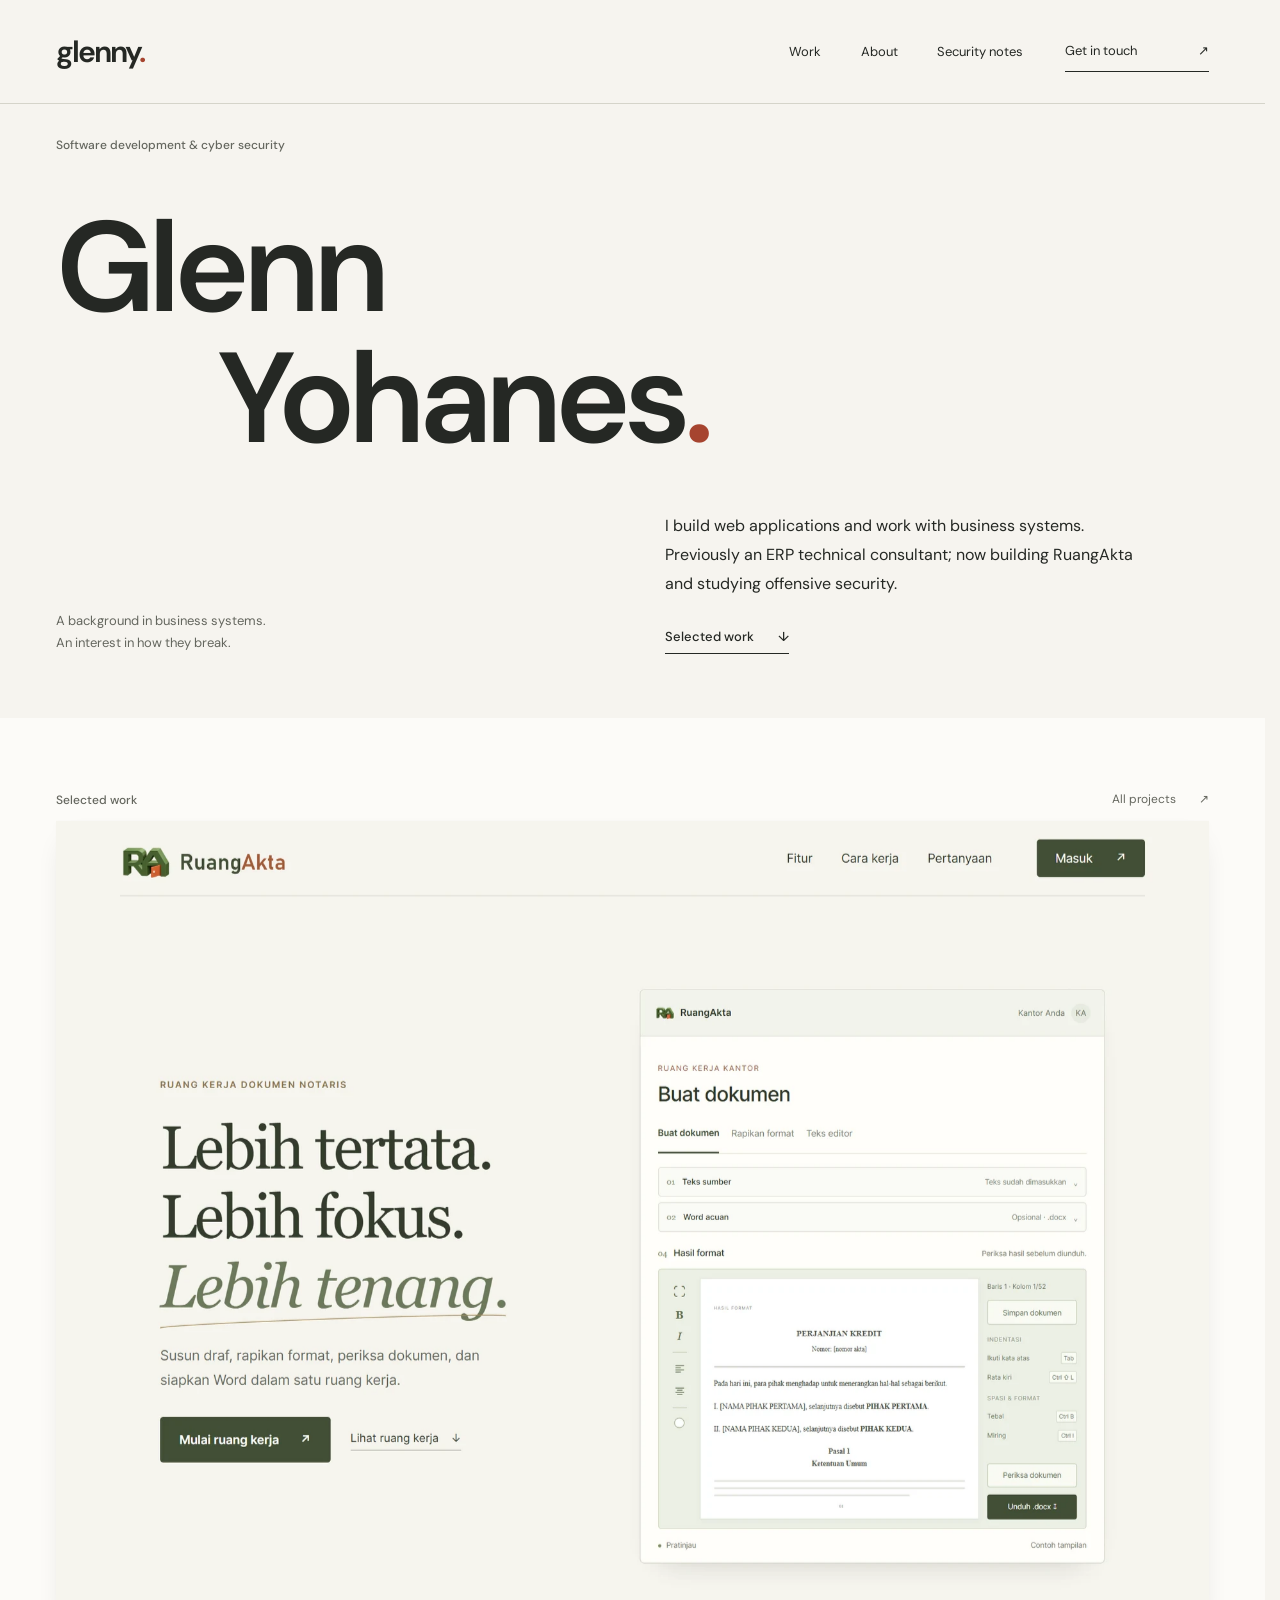
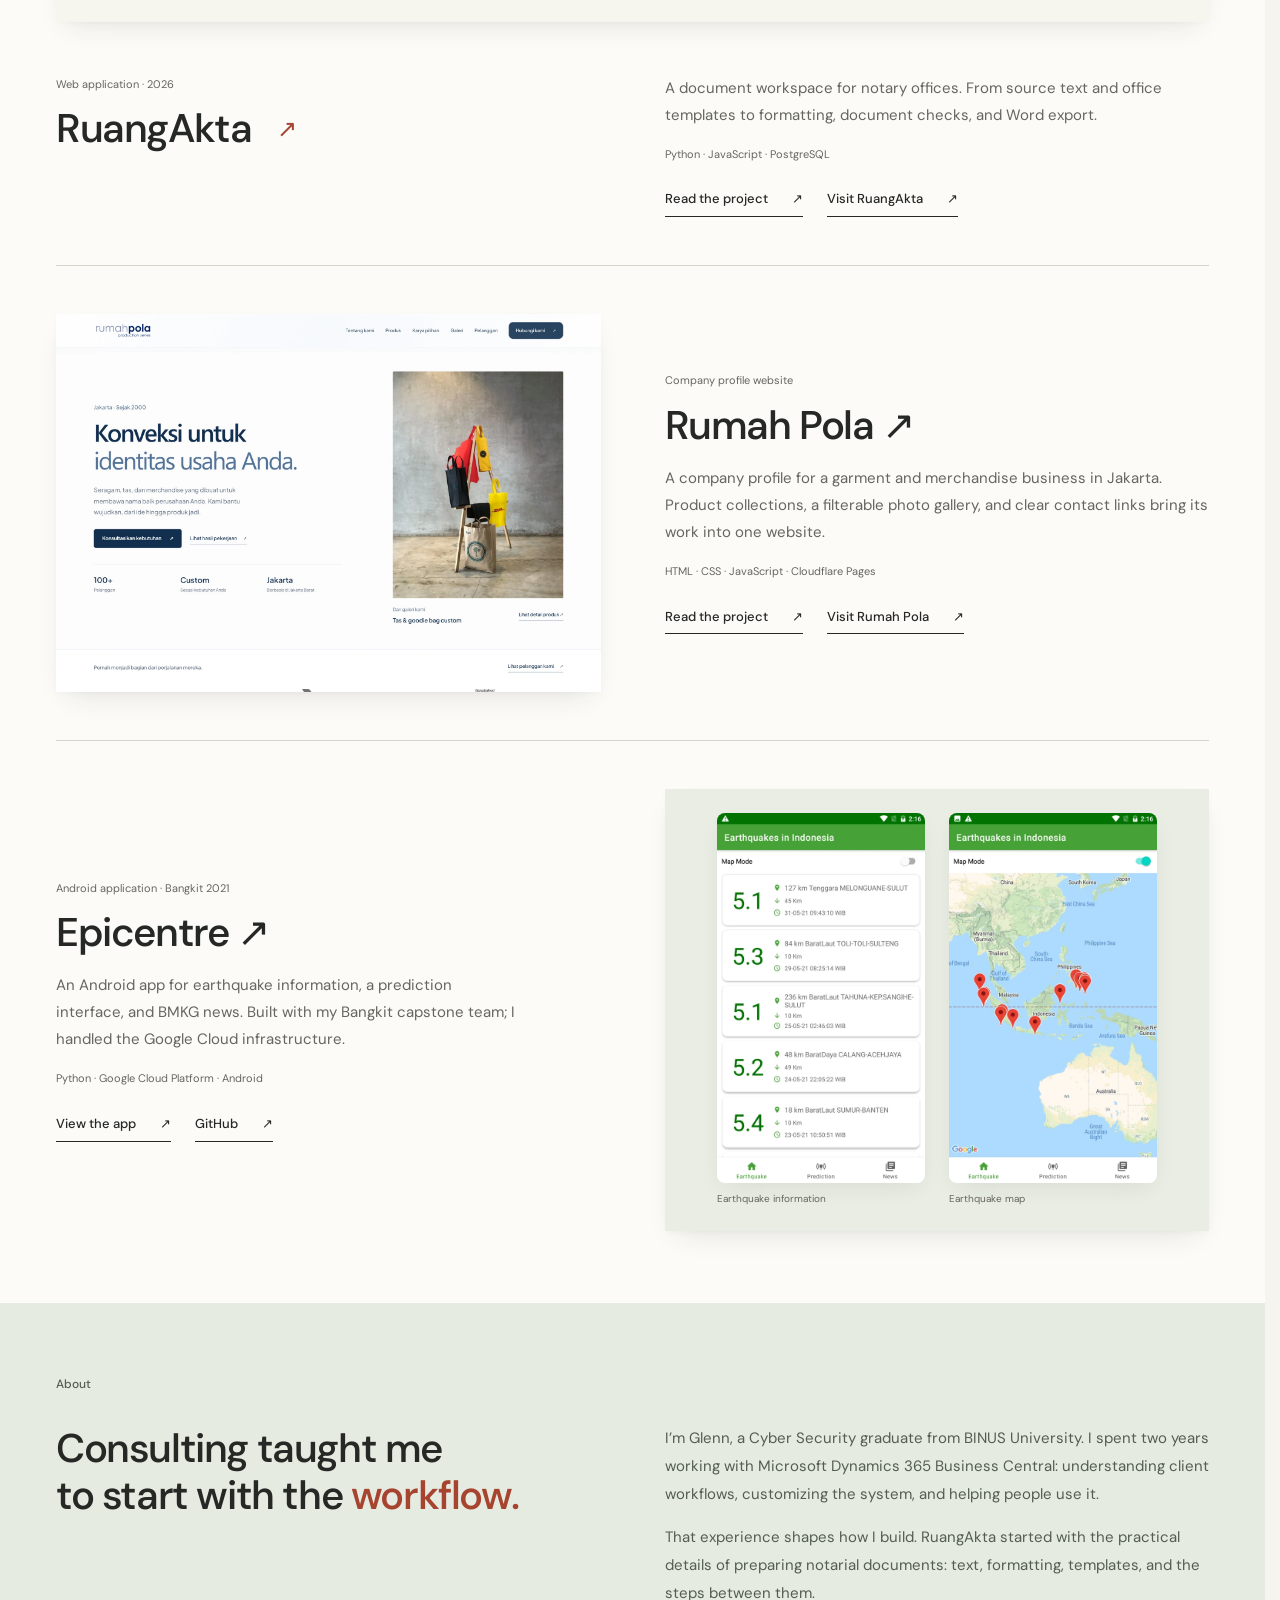
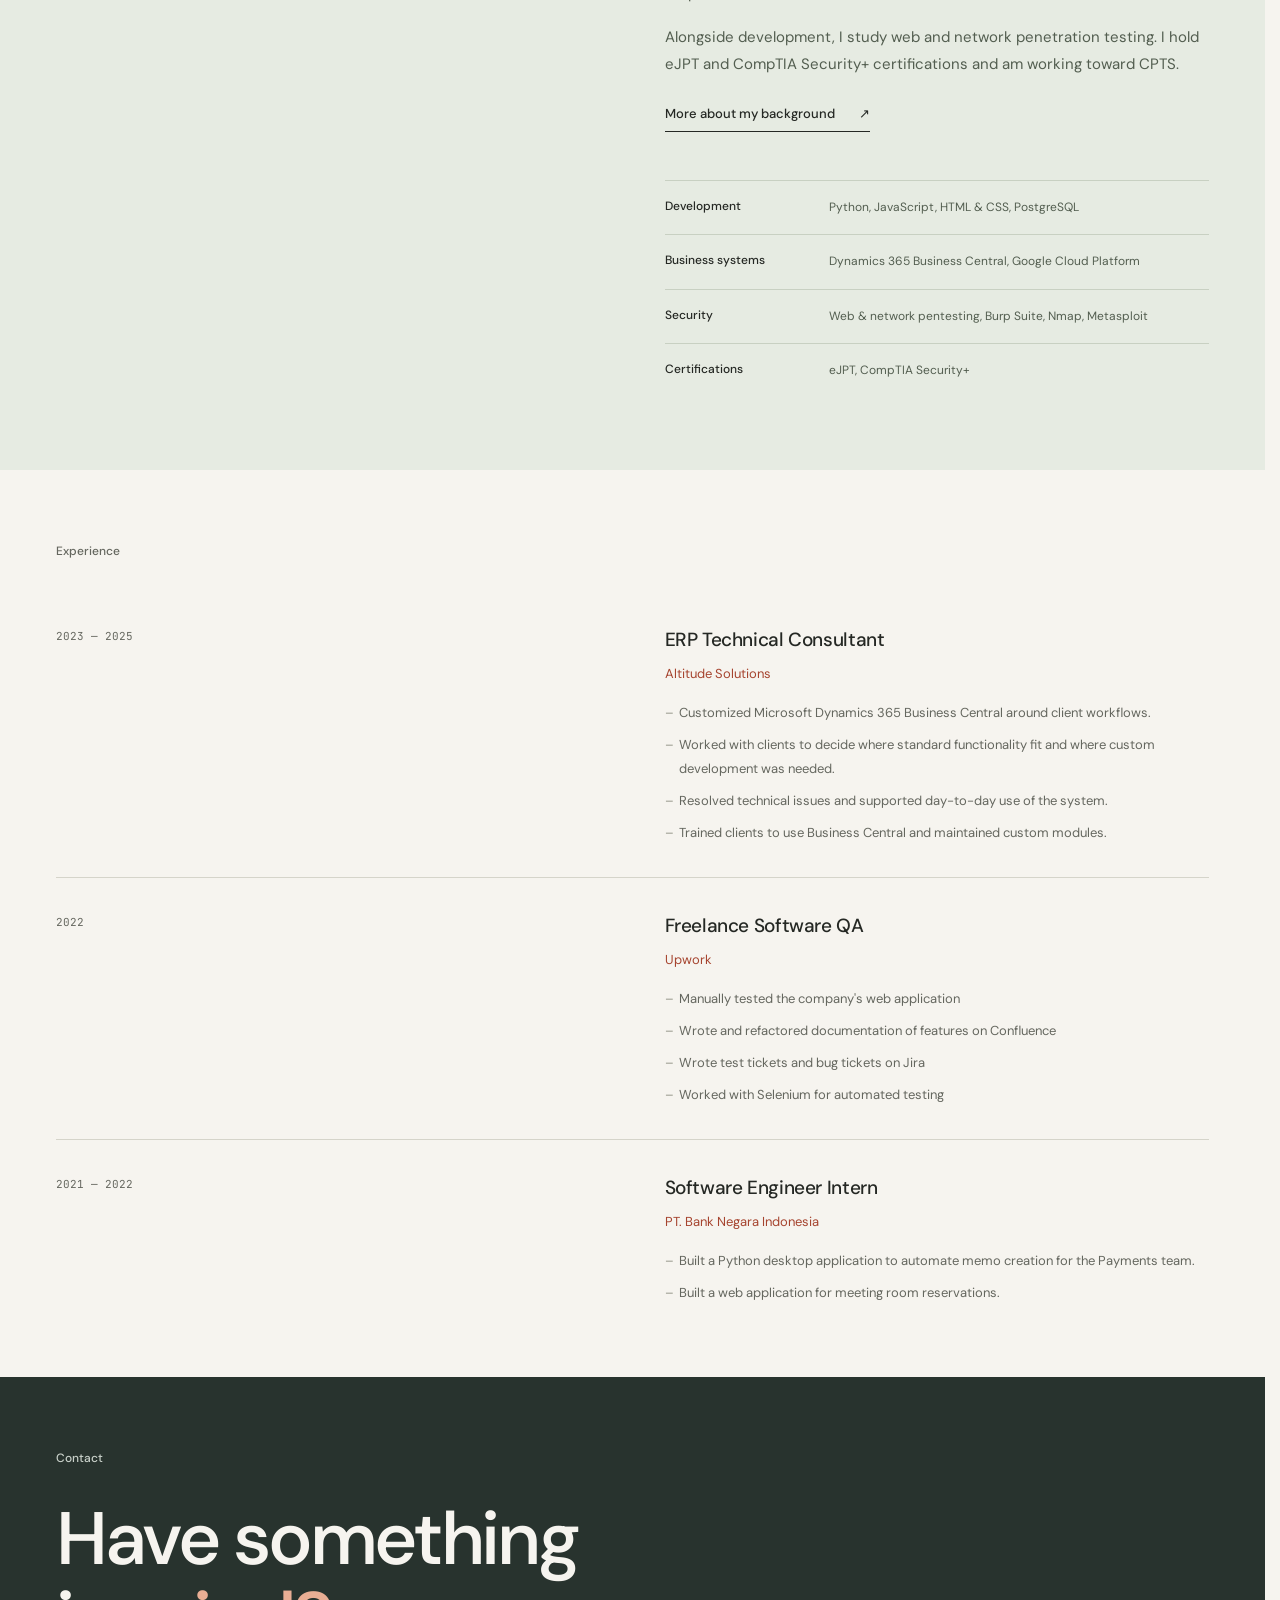
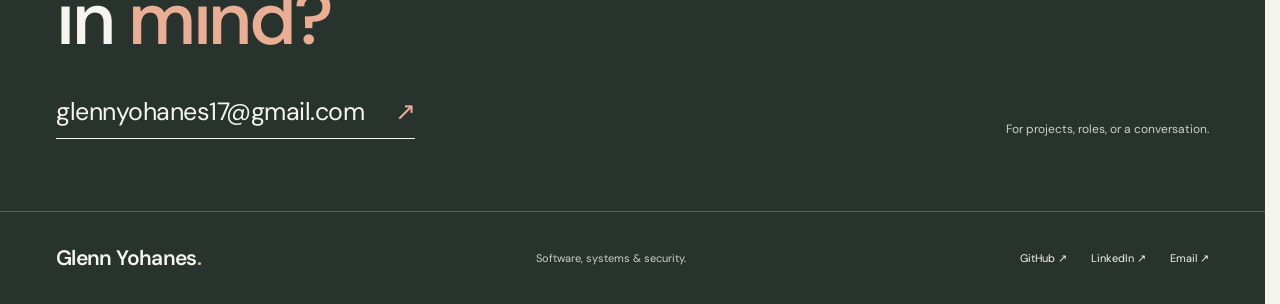
<file: index.html>
<!DOCTYPE html>
<html lang="en"><head><script>
(() => {
  if (matchMedia('(prefers-reduced-motion: reduce)').matches || typeof Element.prototype.animate !== 'function') return;
  document.documentElement.classList.add('hero-preparing');
  // If the main script fails, release the hero instead of leaving it hidden.
  document.addEventListener('DOMContentLoaded', () => {
    setTimeout(() => document.documentElement.classList.remove('hero-preparing'), 2200);
  }, {once: true});
})();
</script><meta charset="UTF-8"><meta name="viewport" content="width=device-width, initial-scale=1.0"><title>Glenn Yohanes — Software & Security</title><meta name="description" content="Glenn Yohanes. Software developer with a background in ERP consulting and cyber security. Selected projects, experience, and security notes."><meta name="theme-color" content="#F6F4EF"><link rel="icon" href="assets/favicon.svg" type="image/svg+xml"><link rel="preload" href="assets/fonts/dm-sans-latin.woff2" as="font" type="font/woff2" crossorigin><link rel="preload" href="assets/fonts/jetbrains-mono-latin.woff2" as="font" type="font/woff2" crossorigin><link rel="stylesheet" href="portfolio.css"><script src="portfolio.js" defer></script></head>
<body class="home-page"><a class="skip-link" href="#main-content">Skip to content</a><nav aria-label="Main navigation"><div class="nav-inner"><a class="nav-logo" href="index.html" aria-label="Glenn Yohanes, home">glenny<span class="logo-dot">.</span></a><ul class="nav-links"><li><a href="#projects" data-section="projects">Work</a></li><li><a href="#about" data-section="about">About</a></li><li><a href="ctf.html">Security notes</a></li><li><a href="mailto:glennyohanes17@gmail.com" class="nav-contact">Get in touch <span class="link-arrow" aria-hidden="true">↗</span></a></li></ul></div></nav>
<main id="main-content">
<section id="hero" class="hero">
  <div class="hero-topline"><p class="eyebrow">Software development &amp; cyber security</p></div>
  <h1 class="hero-name">Glenn<br><span class="surname">Yohanes<span class="name-period">.</span></span></h1>
  <div class="hero-bottom"><p class="hero-note">A background in business systems.<br>An interest in how they break.</p><div class="hero-intro"><p>I build web applications and work with business systems. Previously an ERP technical consultant; now building RuangAkta and studying offensive security.</p><a href="#projects" class="text-link">Selected work <span class="link-arrow" aria-hidden="true">↓</span></a></div></div>
</section>
<section id="projects" class="work-section">
  <div class="section-heading"><p class="section-label">Selected work</p><a href="projects.html" class="quiet-link">All projects <span class="link-arrow" aria-hidden="true">↗</span></a></div>
  <article class="featured-work">
    <a href="ruangakta.html" class="project-cover" aria-label="View RuangAkta project"><div class="project-preview"><img src="assets/ruangakta-preview.webp" alt="RuangAkta landing page with its original logo and document editor preview" width="1800" height="1250" loading="lazy" decoding="async"></div></a>
    <div class="work-details"><div><p class="work-number">Web application · 2026</p><h2><a href="ruangakta.html">RuangAkta <span class="link-arrow" aria-hidden="true">↗</span></a></h2></div><div><p>A document workspace for notary offices. From source text and office templates to formatting, document checks, and Word export.</p><p class="work-stack">Python · JavaScript · PostgreSQL</p><div class="project-actions"><a href="ruangakta.html" class="text-link">Read the project <span class="link-arrow" aria-hidden="true">↗</span></a><a href="https://ruangakta.com" class="text-link" target="_blank" rel="noopener">Visit RuangAkta <span class="link-arrow" aria-hidden="true">↗</span></a></div></div></div>
  </article>
  <article class="website-work"><a href="rumah-pola.html" class="project-cover" aria-label="View Rumah Pola project"><div class="project-preview"><img src="assets/rumah-pola-preview.webp" alt="Rumah Pola company profile homepage with its original product photography and navigation" width="1800" height="1250" loading="lazy" decoding="async"></div></a><div class="website-overview"><p class="work-number">Company profile website</p><h3><a href="rumah-pola.html">Rumah Pola <span class="link-arrow" aria-hidden="true">↗</span></a></h3><p>A company profile for a garment and merchandise business in Jakarta. Product collections, a filterable photo gallery, and clear contact links bring its work into one website.</p><p class="work-stack">HTML · CSS · JavaScript · Cloudflare Pages</p><div class="project-actions"><a href="rumah-pola.html" class="text-link">Read the project <span class="link-arrow" aria-hidden="true">↗</span></a><a href="https://rumahpola.pages.dev/" class="text-link" target="_blank" rel="noopener">Visit Rumah Pola <span class="link-arrow" aria-hidden="true">↗</span></a></div></div></article>
  <article class="epicentre-work"><div class="epicentre-overview"><p class="work-number">Android application · Bangkit 2021</p><h3><a href="epicentre.html">Epicentre <span class="link-arrow" aria-hidden="true">↗</span></a></h3><p>An Android app for earthquake information, a prediction interface, and BMKG news. Built with my Bangkit capstone team; I handled the Google Cloud infrastructure.</p><p class="work-stack">Python · Google Cloud Platform · Android</p><div class="project-actions"><a href="epicentre.html" class="text-link">View the app <span class="link-arrow" aria-hidden="true">↗</span></a><a href="https://github.com/Kurohayabusa-r/capstone" class="text-link" target="_blank" rel="noopener">GitHub <span class="link-arrow" aria-hidden="true">↗</span></a></div></div><a href="epicentre.html" class="epicentre-preview" aria-label="View original Epicentre app screenshots"><div class="epicentre-screens epicentre-screens-compact"><figure><img src="assets/epicentre-earthquakes.webp" alt="Epicentre earthquake list showing magnitude, depth, location, and date" width="540" height="960" loading="lazy" decoding="async"><figcaption>Earthquake information</figcaption></figure><figure><img src="assets/epicentre-map.webp" alt="Epicentre map showing earthquake locations across Indonesia" width="540" height="960" loading="lazy" decoding="async"><figcaption>Earthquake map</figcaption></figure></div></a></article>
</section>
<section id="about" class="about-section">
  <p class="section-label">About</p>
  <div class="about-grid"><h2>Consulting taught me<br>to start with the <em>workflow.</em></h2><div class="about-copy"><p>I’m Glenn, a Cyber Security graduate from BINUS University. I spent two years working with Microsoft Dynamics 365 Business Central: understanding client workflows, customizing the system, and helping people use it.</p><p>That experience shapes how I build. RuangAkta started with the practical details of preparing notarial documents: text, formatting, templates, and the steps between them.</p><p>Alongside development, I study web and network penetration testing. I hold eJPT and CompTIA Security+ certifications and am working toward CPTS.</p><a href="https://linkedin.com/in/glenn-yohanes-b63a931b7/" class="text-link" target="_blank" rel="noopener">More about my background <span class="link-arrow" aria-hidden="true">↗</span></a></div></div>
  <dl class="practice-list"><div><dt>Development</dt><dd>Python, JavaScript, HTML &amp; CSS, PostgreSQL</dd></div><div><dt>Business systems</dt><dd>Dynamics 365 Business Central, Google Cloud Platform</dd></div><div><dt>Security</dt><dd>Web &amp; network pentesting, Burp Suite, Nmap, Metasploit</dd></div><div><dt>Certifications</dt><dd>eJPT, CompTIA Security+</dd></div></dl>
</section>
<section id="experience" class="experience-section"><div class="section-heading"><p class="section-label">Experience</p></div><div class="exp-item">
        <div class="exp-date">2023 — 2025</div>
        <div>
          <p class="exp-role">ERP Technical Consultant</p>
          <p class="exp-company">Altitude Solutions</p>
          <ul class="exp-desc">
            <li>Customized Microsoft Dynamics 365 Business Central around client workflows.</li>
            <li>Worked with clients to decide where standard functionality fit and where custom development was needed.</li>
            <li>Resolved technical issues and supported day-to-day use of the system.</li>
            <li>Trained clients to use Business Central and maintained custom modules.</li>

          </ul>
        </div>
      </div>

      <div class="exp-item">
        <div class="exp-date">2022</div>
        <div>
          <p class="exp-role">Freelance Software QA</p>
          <p class="exp-company">Upwork</p>
          <ul class="exp-desc">
            <li>Manually tested the company's web application</li>
            <li>Wrote and refactored documentation of features on Confluence</li>
            <li>Wrote test tickets and bug tickets on Jira</li>
            <li>Worked with Selenium for automated testing</li>
          </ul>
        </div>
      </div>

      <div class="exp-item">
        <div class="exp-date">2021 — 2022</div>
        <div>
          <p class="exp-role">Software Engineer Intern</p>
          <p class="exp-company">PT. Bank Negara Indonesia</p>
          <ul class="exp-desc">
            <li>Built a Python desktop application to automate memo creation for the Payments team.</li>
            <li>Built a web application for meeting room reservations.</li>
          </ul>
        </div>
      </div>

    </section>
<section class="contact-section" id="contact"><p class="section-label">Contact</p><h2>Have something<br>in <em>mind?</em></h2><div class="contact-bottom"><a class="contact-email" href="mailto:glennyohanes17@gmail.com">glennyohanes17@gmail.com <span class="link-arrow" aria-hidden="true">↗</span></a><p>For projects, roles, or a conversation.</p></div></section>
</main><footer class="site-footer"><a href="index.html" class="footer-signature">Glenn Yohanes<span>.</span></a><p>Software, systems &amp; security.</p><div><a href="https://github.com/kurohayabusa-r" target="_blank" rel="noopener">GitHub <span class="link-arrow" aria-hidden="true">↗</span></a><a href="https://linkedin.com/in/glenn-yohanes-b63a931b7/" target="_blank" rel="noopener">LinkedIn <span class="link-arrow" aria-hidden="true">↗</span></a><a href="mailto:glennyohanes17@gmail.com">Email <span class="link-arrow" aria-hidden="true">↗</span></a></div></footer></body></html>
</file>
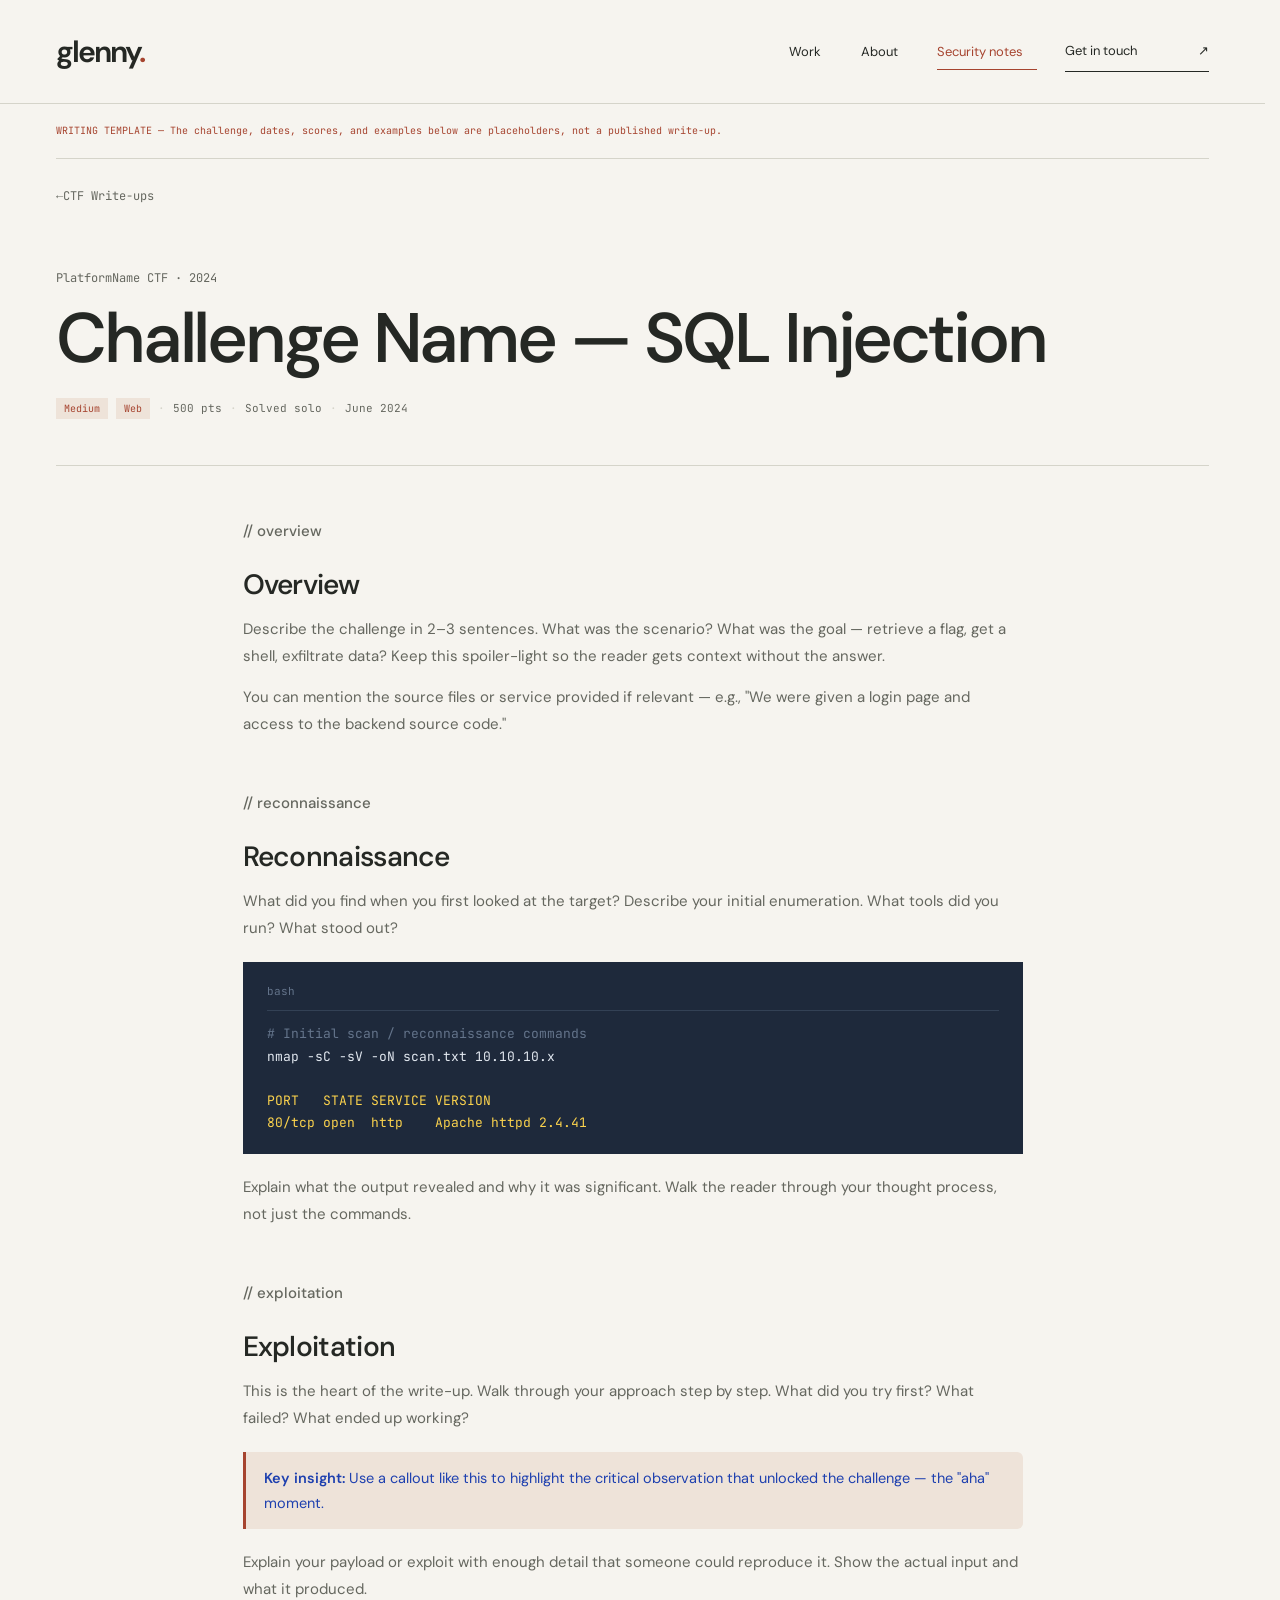
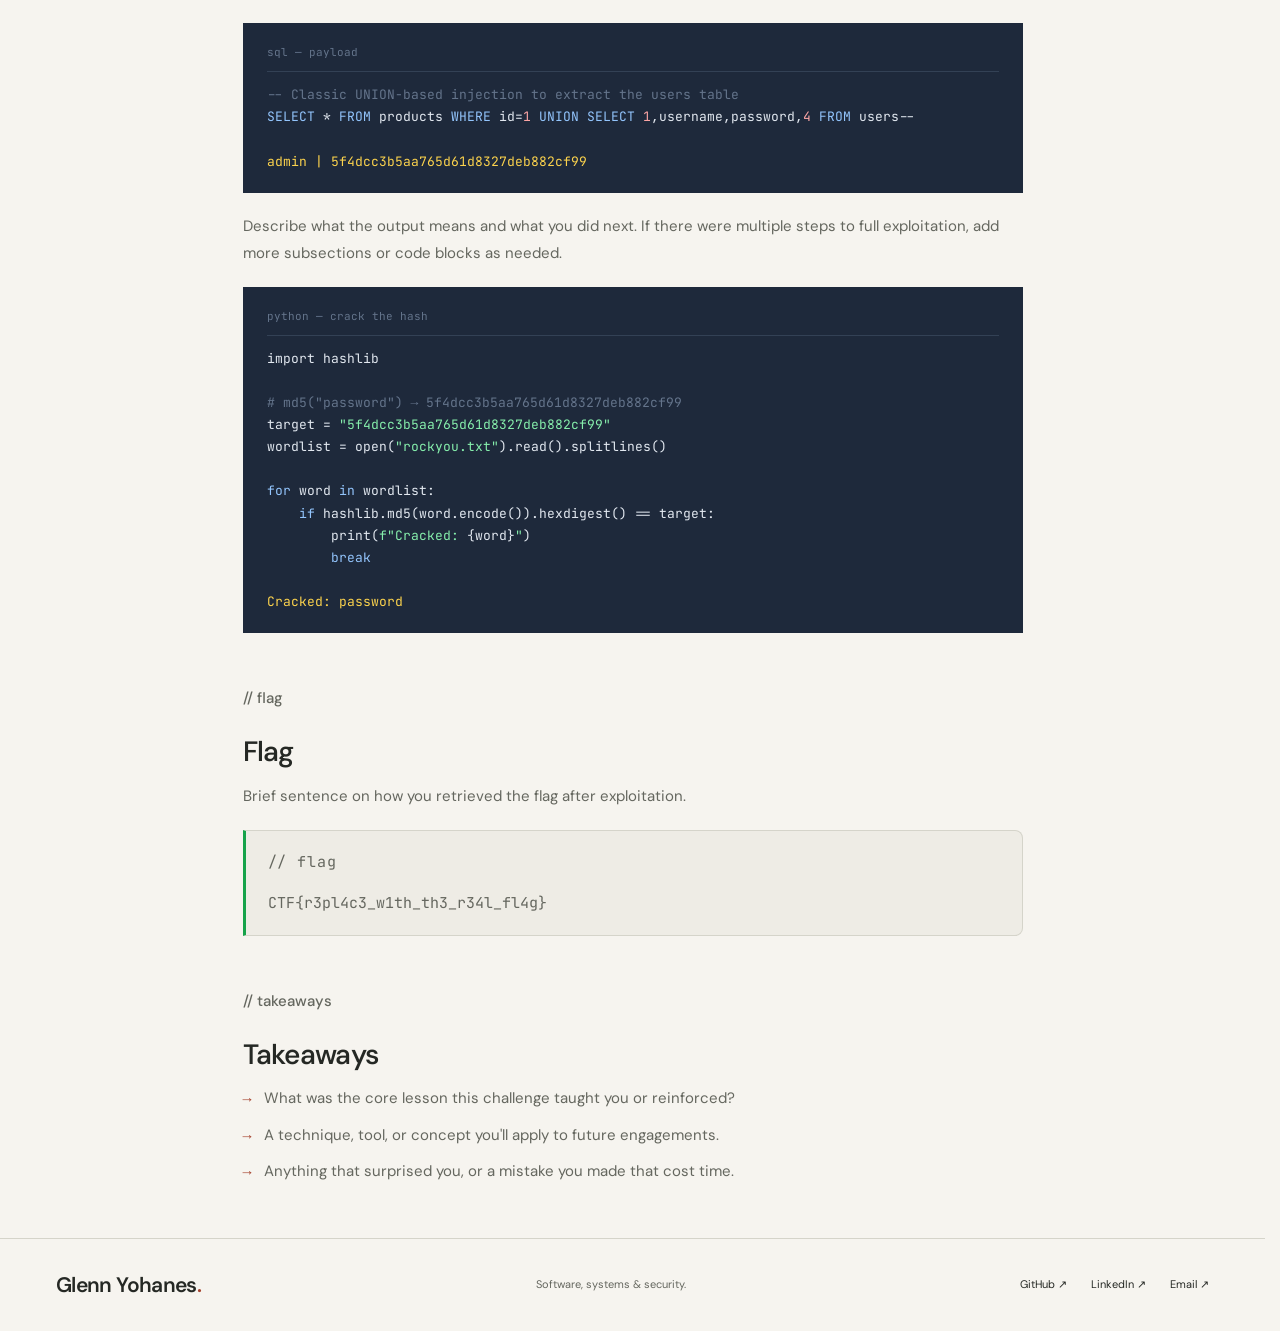
<file: ctf-writeup-template.html>
<!DOCTYPE html>
<html lang="en">
<head>
  <meta charset="UTF-8">
  <meta name="viewport" content="width=device-width, initial-scale=1.0">
  <!-- CHANGE: Update this title per write-up -->
  <title>Writing Template — Glenn Yohanes</title>



  <style>
    /* ── Tokens ── */
    :root {
      --bg:           #FAFBFC;
      --bg-card:      #F1F5F9;
      --bg-code:      #1E293B;
      --text:         #0F172A;
      --text-muted:   #64748B;
      --text-code:    #E2E8F0;
      --accent:       #2563EB;
      --accent-light: #DBEAFE;
      --border:       #E2E8F0;
      --mono:         'JetBrains Mono', monospace;
      --sans:         'Inter', sans-serif;
      --max-w:        760px;
    }

    *, *::before, *::after { box-sizing: border-box; margin: 0; padding: 0; }
    html { scroll-behavior: smooth; }
    body {
      font-family: var(--sans);
      background: var(--bg);
      color: var(--text);
      line-height: 1.7;
      -webkit-font-smoothing: antialiased;
    }

    /* ── Nav ── */
    nav {
      position: sticky;
      top: 0;
      z-index: 100;
      background: rgba(250, 251, 252, 0.88);
      backdrop-filter: blur(10px);
      -webkit-backdrop-filter: blur(10px);
      border-bottom: 1px solid var(--border);
    }
    .nav-inner {
      max-width: var(--max-w);
      margin: 0 auto;
      padding: 0 24px;
      height: 56px;
      display: flex;
      align-items: center;
      justify-content: space-between;
    }
    .nav-logo {
      font-family: var(--mono);
      font-size: 14px;
      color: var(--accent);
      text-decoration: none;
    }
    .nav-links { display: flex; gap: 28px; list-style: none; }
    .nav-links a {
      font-family: var(--mono);
      font-size: 13px;
      color: var(--text-muted);
      text-decoration: none;
      transition: color 0.15s;
    }
    .nav-links a:hover,
    .nav-links a.active { color: var(--accent); }

    /* ── Layout ── */
    main {
      max-width: var(--max-w);
      margin: 0 auto;
      padding: 0 24px 96px;
    }

    /* ── Back link ── */
    .back-link {
      display: inline-flex;
      align-items: center;
      gap: 6px;
      font-family: var(--mono);
      font-size: 12px;
      color: var(--text-muted);
      text-decoration: none;
      margin-top: 36px;
      margin-bottom: 40px;
      transition: color 0.15s;
    }
    .back-link:hover { color: var(--accent); }
    .back-link::before { content: '←'; }

    /* ── Challenge hero ── */
    .challenge-hero {
      padding-bottom: 40px;
      border-bottom: 1px solid var(--border);
      margin-bottom: 52px;
    }
    .challenge-eyebrow {
      font-family: var(--mono);
      font-size: 12px;
      color: var(--text-muted);
      margin-bottom: 12px;
    }
    .challenge-title {
      font-size: clamp(24px, 4vw, 34px);
      font-weight: 700;
      letter-spacing: -0.03em;
      line-height: 1.15;
      margin-bottom: 20px;
    }
    .meta-row {
      display: flex;
      flex-wrap: wrap;
      gap: 8px;
      align-items: center;
    }
    .badge {
      font-family: var(--mono);
      font-size: 11px;
      padding: 3px 9px;
      border-radius: 4px;
      white-space: nowrap;
    }
    /* Difficulty */
    .badge-easy   { background: #DCFCE7; color: #166534; }
    .badge-medium { background: #FEF3C7; color: #92400E; }
    .badge-hard   { background: #FEE2E2; color: #991B1B; }
    /* Category */
    .badge-web      { background: #DBEAFE; color: #1E40AF; }
    .badge-pwn      { background: #FEE2E2; color: #991B1B; }
    .badge-crypto   { background: #EDE9FE; color: #5B21B6; }
    .badge-forensics { background: #D1FAE5; color: #065F46; }
    .badge-rev      { background: #FEF3C7; color: #92400E; }
    .badge-misc     { background: #F1F5F9; color: #475569; }
    /* Meta pill */
    .meta-pill {
      font-family: var(--mono);
      font-size: 11px;
      color: var(--text-muted);
      padding: 3px 0;
    }
    .meta-divider {
      font-family: var(--mono);
      font-size: 11px;
      color: var(--border);
    }

    /* ── Section label ── */
    .section-label {
      font-family: var(--mono);
      font-size: 11.5px;
      font-weight: 500;
      color: var(--accent);
      letter-spacing: 0.06em;
      margin-bottom: 14px;
    }

    /* ── Write-up body ── */
    .writeup-section {
      margin-bottom: 52px;
    }
    .writeup-section h2 {
      font-size: 18px;
      font-weight: 600;
      letter-spacing: -0.02em;
      margin-bottom: 14px;
    }
    .writeup-section p {
      color: var(--text-muted);
      font-size: 15px;
      line-height: 1.8;
      margin-bottom: 14px;
    }
    .writeup-section p:last-child { margin-bottom: 0; }

    /* Inline code */
    code {
      font-family: var(--mono);
      font-size: 13px;
      background: var(--bg-card);
      border: 1px solid var(--border);
      padding: 1px 6px;
      border-radius: 3px;
      color: var(--text);
    }

    /* Code block */
    .code-block {
      background: var(--bg-code);
      border-radius: 8px;
      padding: 20px 24px;
      margin: 20px 0;
      overflow-x: auto;
    }
    .code-block-header {
      font-family: var(--mono);
      font-size: 11px;
      color: #64748B;
      margin-bottom: 12px;
      padding-bottom: 10px;
      border-bottom: 1px solid #334155;
    }
    .code-block pre {
      font-family: var(--mono);
      font-size: 13px;
      color: var(--text-code);
      line-height: 1.7;
      white-space: pre;
    }
    /* Syntax hint colors (apply manually with spans) */
    .c-comment { color: #64748B; }
    .c-string   { color: #86EFAC; }
    .c-keyword  { color: #93C5FD; }
    .c-number   { color: #FCA5A5; }
    .c-output   { color: #FCD34D; }

    /* Image */
    .writeup-img {
      width: 100%;
      border-radius: 8px;
      border: 1px solid var(--border);
      margin: 20px 0;
    }
    .writeup-img-caption {
      font-family: var(--mono);
      font-size: 11px;
      color: var(--text-muted);
      text-align: center;
      margin-top: -10px;
      margin-bottom: 20px;
    }

    /* Callout / note */
    .callout {
      background: var(--accent-light);
      border-left: 3px solid var(--accent);
      border-radius: 0 6px 6px 0;
      padding: 14px 18px;
      margin: 20px 0;
      font-size: 14.5px;
      color: #1E40AF;
      line-height: 1.7;
    }
    .callout strong { font-weight: 600; }

    /* ── Flag block ── */
    .flag-block {
      background: var(--bg-card);
      border: 1px solid var(--border);
      border-left: 3px solid #16A34A;
      border-radius: 0 8px 8px 0;
      padding: 18px 22px;
      margin: 20px 0;
    }
    .flag-label {
      font-family: var(--mono);
      font-size: 11px;
      color: #16A34A;
      letter-spacing: 0.06em;
      margin-bottom: 6px;
    }
    .flag-value {
      font-family: var(--mono);
      font-size: 14px;
      color: var(--text);
      word-break: break-all;
    }

    /* ── Takeaways list ── */
    .takeaways-list {
      list-style: none;
      display: grid;
      gap: 10px;
    }
    .takeaways-list li {
      display: flex;
      gap: 12px;
      font-size: 15px;
      color: var(--text-muted);
      line-height: 1.7;
    }
    .takeaways-list li::before {
      content: '→';
      font-family: var(--mono);
      color: var(--accent);
      flex-shrink: 0;
      margin-top: 1px;
    }

    /* ── Footer ── */
    footer {
      max-width: var(--max-w);
      margin: 0 auto;
      padding: 28px 24px;
      border-top: 1px solid var(--border);
      text-align: center;
    }
    .footer-text {
      font-family: var(--mono);
      font-size: 12px;
      color: var(--text-muted);
    }

    @media (max-width: 600px) { .nav-links { display: none; } }
    @media (prefers-reduced-motion: reduce) {
      * { transition: none !important; scroll-behavior: auto !important; }
    }
  </style>
  <link rel="preload" href="assets/fonts/dm-sans-latin.woff2" as="font" type="font/woff2" crossorigin><link rel="preload" href="assets/fonts/jetbrains-mono-latin.woff2" as="font" type="font/woff2" crossorigin><link rel="stylesheet" href="portfolio.css">
  <link rel="icon" href="assets/favicon.svg" type="image/svg+xml">
<script src="portfolio.js" defer></script></head>
<body class="notes-page"><a class="skip-link" href="#main-content">Skip to content</a>

  <nav aria-label="Main navigation"><div class="nav-inner"><a class="nav-logo" href="index.html" aria-label="Glenn Yohanes, home">glenny<span class="logo-dot">.</span></a><ul class="nav-links"><li><a href="projects.html">Work</a></li><li><a href="index.html#about">About</a></li><li><a href="ctf.html" class="active" aria-current="location">Security notes</a></li><li><a href="mailto:glennyohanes17@gmail.com" class="nav-contact">Get in touch <span class="link-arrow" aria-hidden="true">↗</span></a></li></ul></div></nav>

  <main id="main-content"><aside class="template-notice">WRITING TEMPLATE — The challenge, dates, scores, and examples below are placeholders, not a published write-up.</aside>

    <a href="ctf.html" class="back-link">CTF Write-ups</a>

    <!-- ── CHALLENGE HEADER ─────────────────────────────────── -->
    <!-- CHANGE: Update all of the below per write-up           -->
    <div class="challenge-hero">
      <p class="challenge-eyebrow">PlatformName CTF · 2024</p>
      <h1 class="challenge-title">Challenge Name — SQL Injection</h1>
      <div class="meta-row">
        <span class="badge badge-medium">Medium</span>
        <span class="badge badge-web">Web</span>
        <span class="meta-divider">·</span>
        <span class="meta-pill">500 pts</span>
        <span class="meta-divider">·</span>
        <span class="meta-pill">Solved solo</span>
        <span class="meta-divider">·</span>
        <span class="meta-pill">June 2024</span>
      </div>
    </div>

    <!-- ── OVERVIEW ─────────────────────────────────────────── -->
    <div class="writeup-section">
      <p class="section-label">// overview</p>
      <h2>Overview</h2>
      <p>
        Describe the challenge in 2–3 sentences. What was the scenario? What was the goal —
        retrieve a flag, get a shell, exfiltrate data? Keep this spoiler-light so the reader
        gets context without the answer.
      </p>
      <p>
        You can mention the source files or service provided if relevant — e.g., "We were given
        a login page and access to the backend source code."
      </p>
    </div>

    <!-- ── RECONNAISSANCE ────────────────────────────────────── -->
    <div class="writeup-section">
      <p class="section-label">// reconnaissance</p>
      <h2>Reconnaissance</h2>
      <p>
        What did you find when you first looked at the target? Describe your initial enumeration.
        What tools did you run? What stood out?
      </p>

      <div class="code-block">
        <div class="code-block-header">bash</div>
        <pre><span class="c-comment"># Initial scan / reconnaissance commands</span>
nmap -sC -sV -oN scan.txt 10.10.10.x

<span class="c-output">PORT   STATE SERVICE VERSION
80/tcp open  http    Apache httpd 2.4.41</span></pre>
      </div>

      <p>
        Explain what the output revealed and why it was significant. Walk the reader through
        your thought process, not just the commands.
      </p>

      <!-- Uncomment to add a screenshot -->
      <!--
      <img src="images/recon-screenshot.png" alt="Login page" class="writeup-img">
      <p class="writeup-img-caption">The login page — notice the error message leaks the DB type.</p>
      -->
    </div>

    <!-- ── EXPLOITATION ──────────────────────────────────────── -->
    <div class="writeup-section">
      <p class="section-label">// exploitation</p>
      <h2>Exploitation</h2>
      <p>
        This is the heart of the write-up. Walk through your approach step by step. What did
        you try first? What failed? What ended up working?
      </p>

      <div class="callout">
        <strong>Key insight:</strong> Use a callout like this to highlight the critical observation
        that unlocked the challenge — the "aha" moment.
      </div>

      <p>
        Explain your payload or exploit with enough detail that someone could reproduce it.
        Show the actual input and what it produced.
      </p>

      <div class="code-block">
        <div class="code-block-header">sql — payload</div>
        <pre><span class="c-comment">-- Classic UNION-based injection to extract the users table</span>
<span class="c-keyword">SELECT</span> * <span class="c-keyword">FROM</span> products <span class="c-keyword">WHERE</span> id=<span class="c-number">1</span> <span class="c-keyword">UNION SELECT</span> <span class="c-number">1</span>,username,password,<span class="c-number">4</span> <span class="c-keyword">FROM</span> users--

<span class="c-output">admin | 5f4dcc3b5aa765d61d8327deb882cf99</span></pre>
      </div>

      <p>
        Describe what the output means and what you did next. If there were multiple steps
        to full exploitation, add more subsections or code blocks as needed.
      </p>

      <div class="code-block">
        <div class="code-block-header">python — crack the hash</div>
        <pre>import hashlib

<span class="c-comment"># md5("password") → 5f4dcc3b5aa765d61d8327deb882cf99</span>
target = <span class="c-string">"5f4dcc3b5aa765d61d8327deb882cf99"</span>
wordlist = open(<span class="c-string">"rockyou.txt"</span>).read().splitlines()

<span class="c-keyword">for</span> word <span class="c-keyword">in</span> wordlist:
    <span class="c-keyword">if</span> hashlib.md5(word.encode()).hexdigest() == target:
        print(<span class="c-string">f"Cracked: </span>{word}<span class="c-string">"</span>)
        <span class="c-keyword">break</span>

<span class="c-output">Cracked: password</span></pre>
      </div>
    </div>

    <!-- ── FLAG ─────────────────────────────────────────────── -->
    <div class="writeup-section">
      <p class="section-label">// flag</p>
      <h2>Flag</h2>
      <p>Brief sentence on how you retrieved the flag after exploitation.</p>
      <!-- CHANGE: Replace with the actual flag -->
      <div class="flag-block">
        <p class="flag-label">// flag</p>
        <p class="flag-value">CTF{r3pl4c3_w1th_th3_r34l_fl4g}</p>
      </div>
    </div>

    <!-- ── TAKEAWAYS ─────────────────────────────────────────── -->
    <div class="writeup-section">
      <p class="section-label">// takeaways</p>
      <h2>Takeaways</h2>
      <ul class="takeaways-list">
        <li>What was the core lesson this challenge taught you or reinforced?</li>
        <li>A technique, tool, or concept you'll apply to future engagements.</li>
        <li>Anything that surprised you, or a mistake you made that cost time.</li>
      </ul>
    </div>

  </main>

  <footer class="site-footer"><a href="index.html" class="footer-signature">Glenn Yohanes<span>.</span></a><p>Software, systems &amp; security.</p><div><a href="https://github.com/kurohayabusa-r" target="_blank" rel="noopener">GitHub <span class="link-arrow" aria-hidden="true">↗</span></a><a href="https://linkedin.com/in/glenn-yohanes-b63a931b7/" target="_blank" rel="noopener">LinkedIn <span class="link-arrow" aria-hidden="true">↗</span></a><a href="mailto:glennyohanes17@gmail.com">Email <span class="link-arrow" aria-hidden="true">↗</span></a></div></footer>

</body>
</html>
</file>
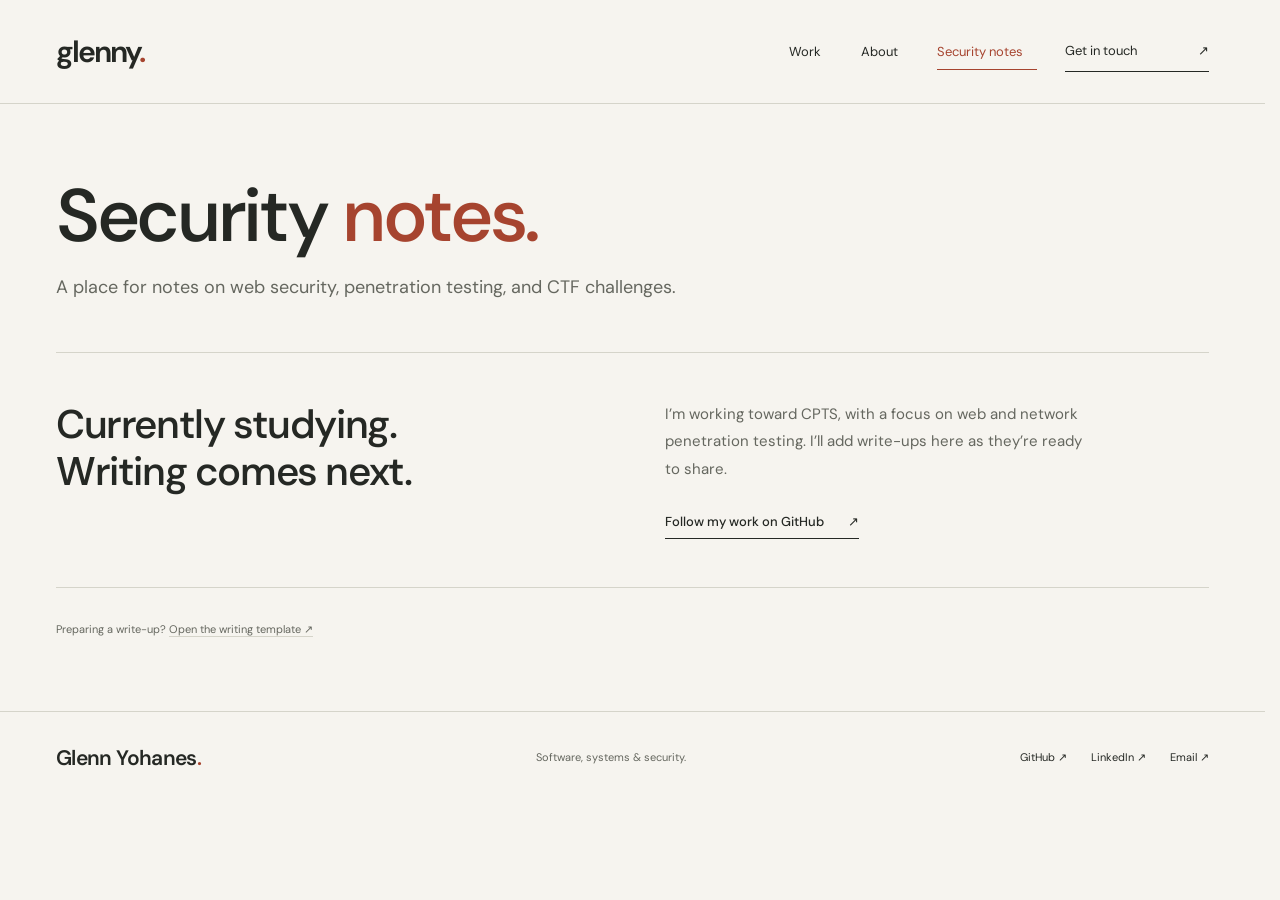
<file: ctf.html>
<!DOCTYPE html>
<html lang="en"><head><script>
(() => {
  if (matchMedia('(prefers-reduced-motion: reduce)').matches || typeof Element.prototype.animate !== 'function') return;
  document.documentElement.classList.add('page-preparing');
  document.addEventListener('DOMContentLoaded', () => {
    setTimeout(() => document.documentElement.classList.remove('page-preparing'), 2200);
  }, {once: true});
})();
</script><meta charset="UTF-8"><meta name="viewport" content="width=device-width, initial-scale=1.0"><title>Security Notes — Glenn Yohanes</title><meta name="description" content="Security notes and future CTF write-ups by Glenn Yohanes."><meta name="theme-color" content="#F6F4EF"><link rel="icon" href="assets/favicon.svg" type="image/svg+xml"><link rel="preload" href="assets/fonts/dm-sans-latin.woff2" as="font" type="font/woff2" crossorigin><link rel="preload" href="assets/fonts/jetbrains-mono-latin.woff2" as="font" type="font/woff2" crossorigin><link rel="stylesheet" href="portfolio.css"><script src="portfolio.js" defer></script></head><body class="entry-page"><a class="skip-link" href="#main-content">Skip to content</a><nav aria-label="Main navigation"><div class="nav-inner"><a class="nav-logo" href="index.html" aria-label="Glenn Yohanes, home">glenny<span class="logo-dot">.</span></a><ul class="nav-links"><li><a href="projects.html">Work</a></li><li><a href="index.html#about">About</a></li><li><a href="ctf.html" class="active" aria-current="page">Security notes</a></li><li><a href="mailto:glennyohanes17@gmail.com" class="nav-contact">Get in touch <span class="link-arrow" aria-hidden="true">↗</span></a></li></ul></div></nav><main id="main-content"><header class="page-hero"><h1 class="page-title">Security <em>notes.</em></h1><p class="page-desc">A place for notes on web security, penetration testing, and CTF challenges.</p></header><section class="notes-empty" aria-labelledby="notes-status"><h2 id="notes-status">Currently studying.<br>Writing comes next.</h2><div><p>I’m working toward CPTS, with a focus on web and network penetration testing. I’ll add write-ups here as they’re ready to share.</p><a class="text-link" href="https://github.com/kurohayabusa-r">Follow my work on GitHub <span class="link-arrow" aria-hidden="true">↗</span></a></div></section><p class="template-reference">Preparing a write-up? <a href="ctf-writeup-template.html">Open the writing template <span class="link-arrow" aria-hidden="true">↗</span></a></p></main><footer class="site-footer"><a href="index.html" class="footer-signature">Glenn Yohanes<span>.</span></a><p>Software, systems &amp; security.</p><div><a href="https://github.com/kurohayabusa-r" target="_blank" rel="noopener">GitHub <span class="link-arrow" aria-hidden="true">↗</span></a><a href="https://linkedin.com/in/glenn-yohanes-b63a931b7/" target="_blank" rel="noopener">LinkedIn <span class="link-arrow" aria-hidden="true">↗</span></a><a href="mailto:glennyohanes17@gmail.com">Email <span class="link-arrow" aria-hidden="true">↗</span></a></div></footer></body></html>
</file>
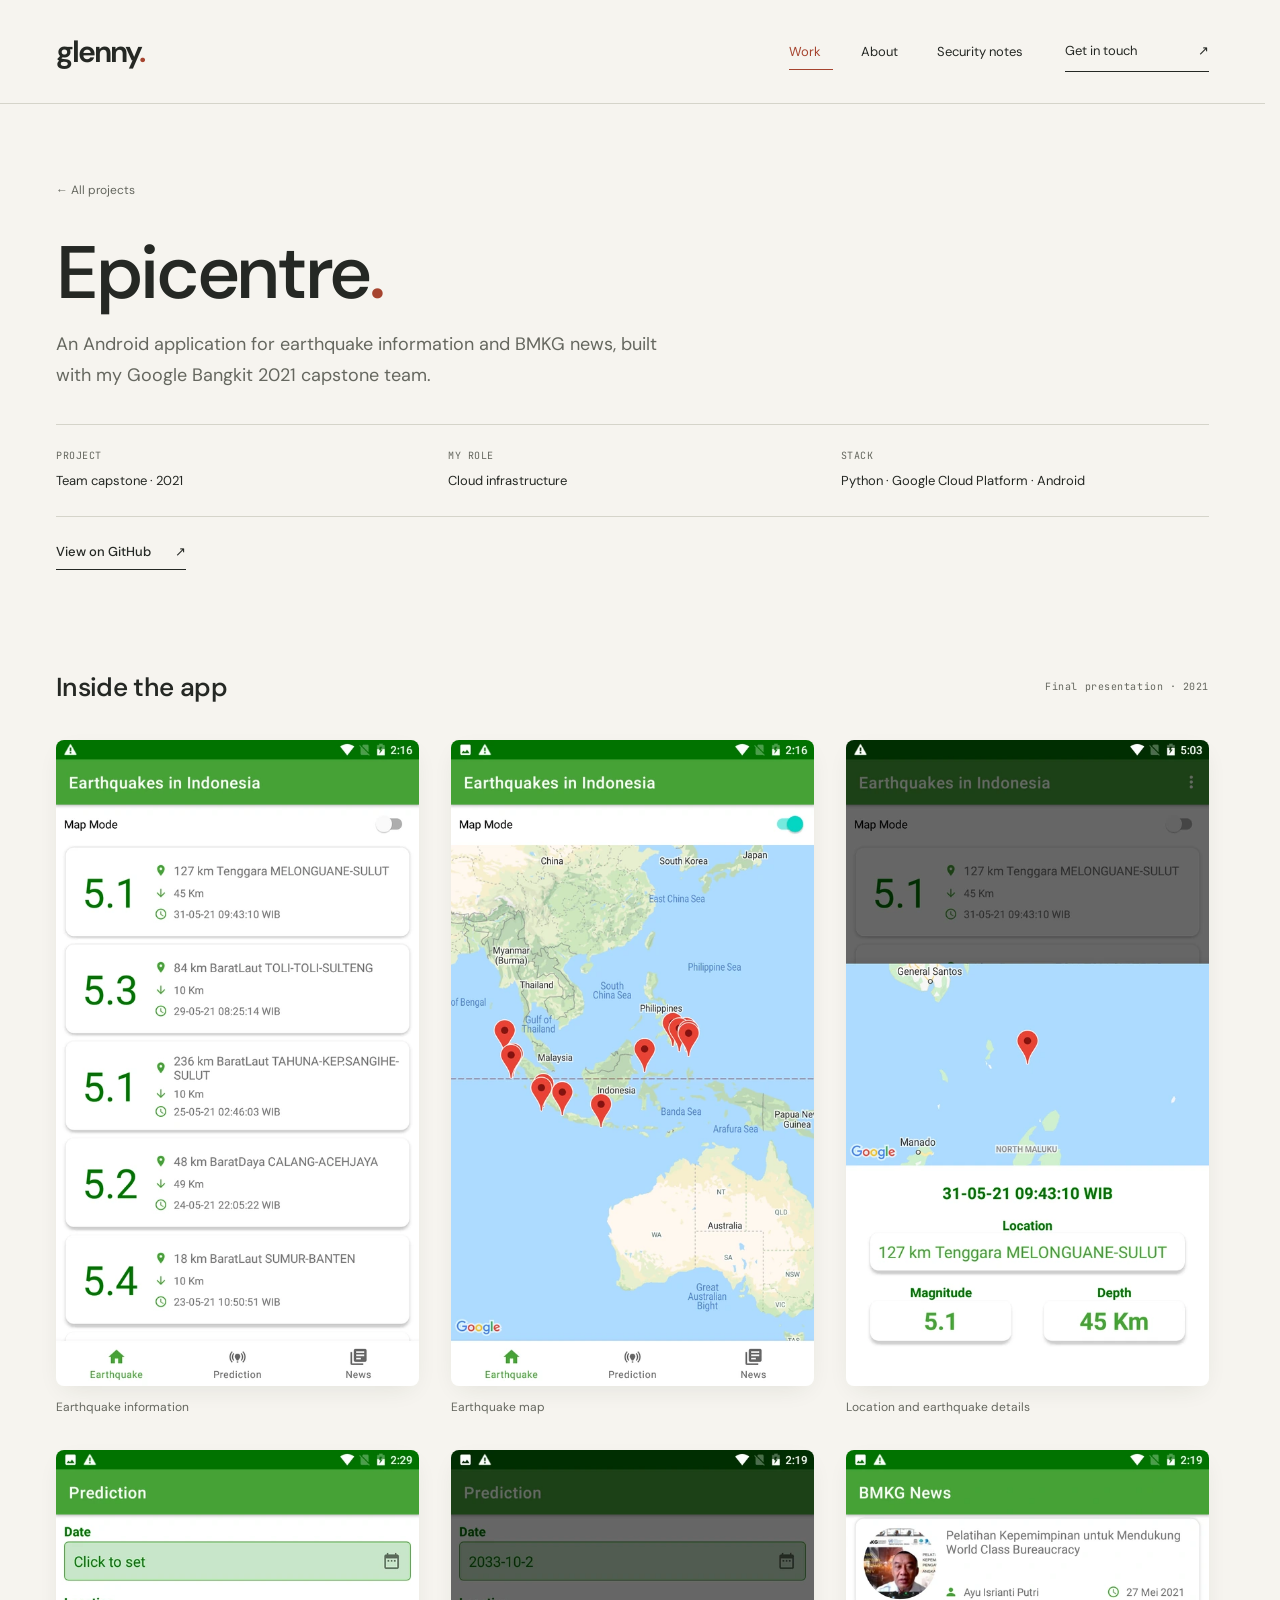
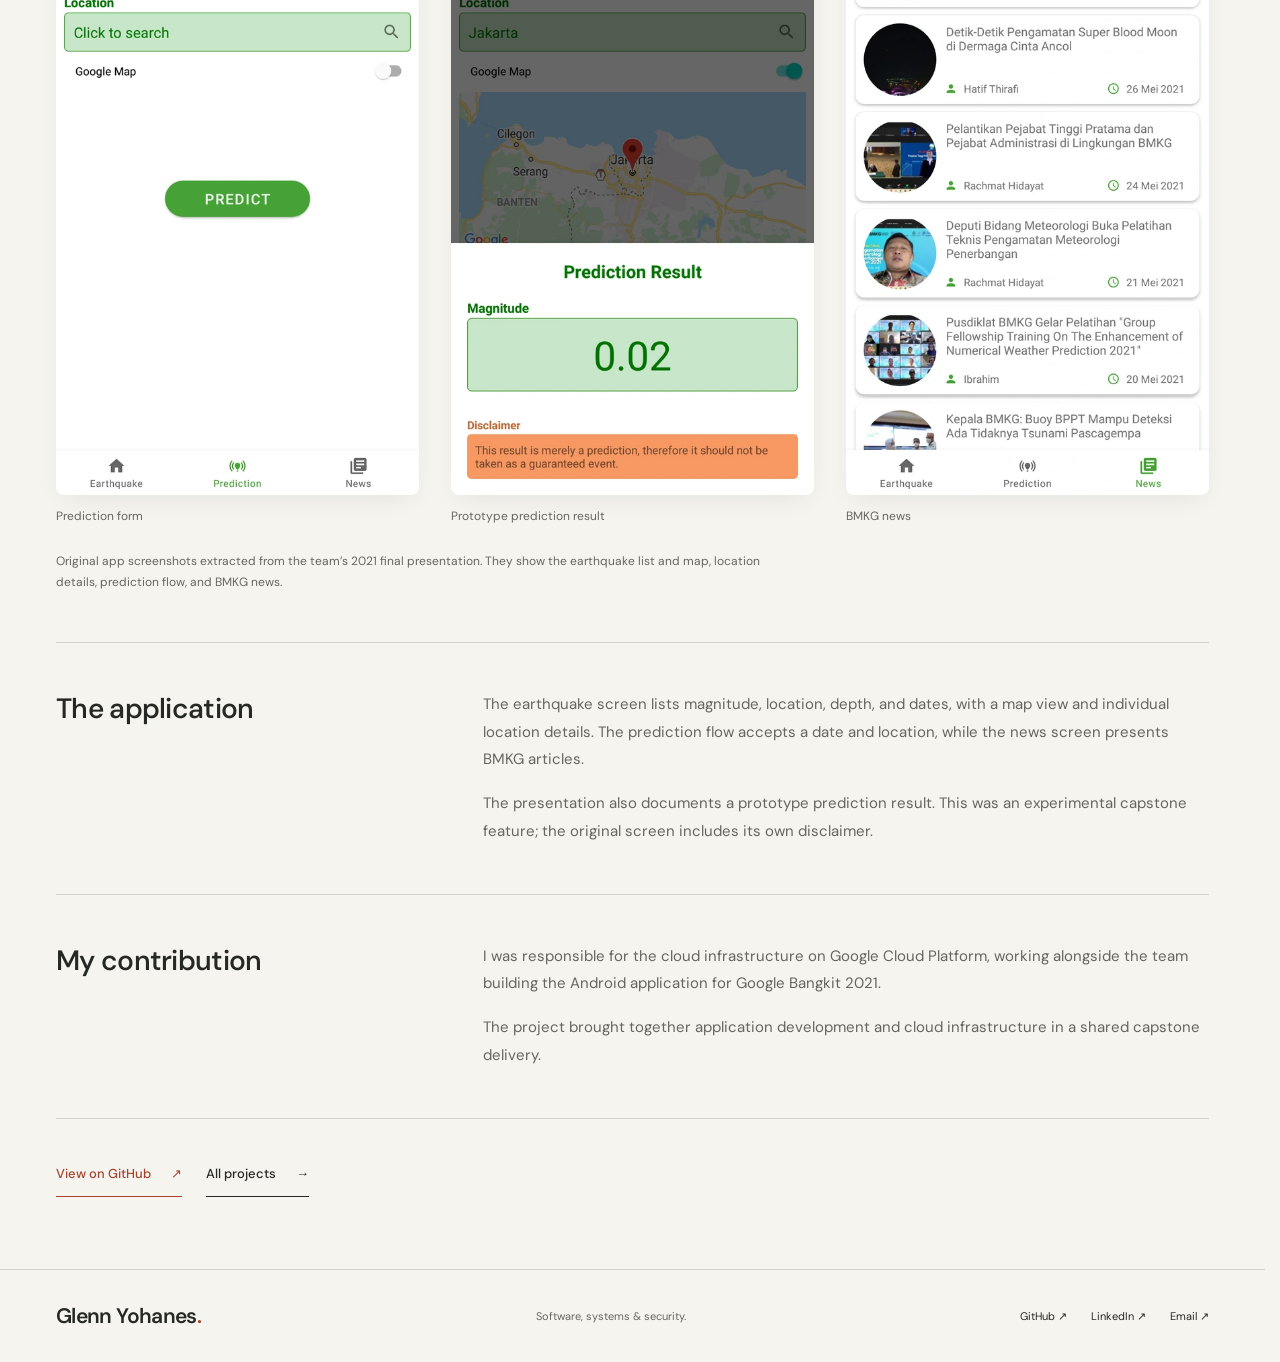
<file: epicentre.html>
<!DOCTYPE html>
<html lang="en">
<head><script>
(() => {
  if (matchMedia('(prefers-reduced-motion: reduce)').matches || typeof Element.prototype.animate !== 'function') return;
  document.documentElement.classList.add('page-preparing');
  document.addEventListener('DOMContentLoaded', () => {
    setTimeout(() => document.documentElement.classList.remove('page-preparing'), 2200);
  }, {once: true});
})();
</script><meta charset="UTF-8"><meta name="viewport" content="width=device-width, initial-scale=1.0"><title>Epicentre — Glenn Yohanes</title><meta name="description" content="Epicentre, a Bangkit 2021 Android capstone project. Original app screenshots and cloud infrastructure work by Glenn Yohanes."><meta name="theme-color" content="#F6F4EF"><link rel="icon" href="assets/favicon.svg" type="image/svg+xml"><link rel="preload" href="assets/fonts/dm-sans-latin.woff2" as="font" type="font/woff2" crossorigin><link rel="preload" href="assets/fonts/jetbrains-mono-latin.woff2" as="font" type="font/woff2" crossorigin><link rel="stylesheet" href="portfolio.css"><script src="portfolio.js" defer></script></head><body class="case-body"><a class="skip-link" href="#main-content">Skip to content</a><nav aria-label="Main navigation"><div class="nav-inner"><a class="nav-logo" href="index.html" aria-label="Glenn Yohanes, home">glenny<span class="logo-dot">.</span></a><ul class="nav-links"><li><a href="projects.html" class="active" aria-current="location">Work</a></li><li><a href="index.html#about">About</a></li><li><a href="ctf.html">Security notes</a></li><li><a href="mailto:glennyohanes17@gmail.com" class="nav-contact">Get in touch <span class="link-arrow" aria-hidden="true">↗</span></a></li></ul></div></nav><main id="main-content"><header class="case-hero"><a class="back-link" href="projects.html">← All projects</a><h1>Epicentre<span class="name-period">.</span></h1><p class="case-intro">An Android application for earthquake information and BMKG news, built with my Google Bangkit 2021 capstone team.</p><dl class="case-meta"><div><dt>Project</dt><dd>Team capstone · 2021</dd></div><div><dt>My role</dt><dd>Cloud infrastructure</dd></div><div><dt>Stack</dt><dd>Python · Google Cloud Platform · Android</dd></div></dl><div class="project-actions case-visit"><a href="https://github.com/Kurohayabusa-r/capstone" class="text-link" target="_blank" rel="noopener">View on GitHub <span class="link-arrow" aria-hidden="true">↗</span></a></div></header><section class="epicentre-gallery" aria-labelledby="screens-title"><div class="section-heading"><h2 id="screens-title">Inside the app</h2><p class="small-note">Final presentation · 2021</p></div><div class="epicentre-screens"><figure><img src="assets/epicentre-earthquakes.webp" alt="Epicentre earthquake list showing magnitude, depth, location, and date" width="540" height="960" loading="lazy" decoding="async"><figcaption>Earthquake information</figcaption></figure><figure><img src="assets/epicentre-map.webp" alt="Epicentre map showing earthquake locations across Indonesia" width="540" height="960" loading="lazy" decoding="async"><figcaption>Earthquake map</figcaption></figure><figure><img src="assets/epicentre-detail.webp" alt="Epicentre earthquake details with a location map, magnitude, and depth" width="540" height="960" loading="lazy" decoding="async"><figcaption>Location and earthquake details</figcaption></figure><figure><img src="assets/epicentre-prediction.webp" alt="Epicentre prediction form with date and location inputs" width="540" height="960" loading="lazy" decoding="async"><figcaption>Prediction form</figcaption></figure><figure><img src="assets/epicentre-prediction-result.webp" alt="Epicentre prototype prediction result displayed above its original disclaimer" width="540" height="960" loading="lazy" decoding="async"><figcaption>Prototype prediction result</figcaption></figure><figure><img src="assets/epicentre-news.webp" alt="Epicentre BMKG news list with articles dated May 2021" width="540" height="960" loading="lazy" decoding="async"><figcaption>BMKG news</figcaption></figure></div><p class="screenshot-note">Original app screenshots extracted from the team’s 2021 final presentation. They show the earthquake list and map, location details, prediction flow, and BMKG news.</p></section><section class="case-section" aria-labelledby="app-title"><h2 id="app-title">The application</h2><div><p>The earthquake screen lists magnitude, location, depth, and dates, with a map view and individual location details. The prediction flow accepts a date and location, while the news screen presents BMKG articles.</p><p>The presentation also documents a prototype prediction result. This was an experimental capstone feature; the original screen includes its own disclaimer.</p></div></section><section class="case-section" aria-labelledby="role-title"><h2 id="role-title">My contribution</h2><div><p>I was responsible for the cloud infrastructure on Google Cloud Platform, working alongside the team building the Android application for Google Bangkit 2021.</p><p>The project brought together application development and cloud infrastructure in a shared capstone delivery.</p></div></section><div class="case-end"><a class="btn btn-primary" href="https://github.com/Kurohayabusa-r/capstone" target="_blank" rel="noopener">View on GitHub <span class="link-arrow" aria-hidden="true">↗</span></a><a class="btn btn-ghost" href="projects.html">All projects <span class="link-arrow" aria-hidden="true">→</span></a></div></main><footer class="site-footer"><a href="index.html" class="footer-signature">Glenn Yohanes<span>.</span></a><p>Software, systems &amp; security.</p><div><a href="https://github.com/kurohayabusa-r" target="_blank" rel="noopener">GitHub <span class="link-arrow" aria-hidden="true">↗</span></a><a href="https://linkedin.com/in/glenn-yohanes-b63a931b7/" target="_blank" rel="noopener">LinkedIn <span class="link-arrow" aria-hidden="true">↗</span></a><a href="mailto:glennyohanes17@gmail.com">Email <span class="link-arrow" aria-hidden="true">↗</span></a></div></footer></body></html>
</file>
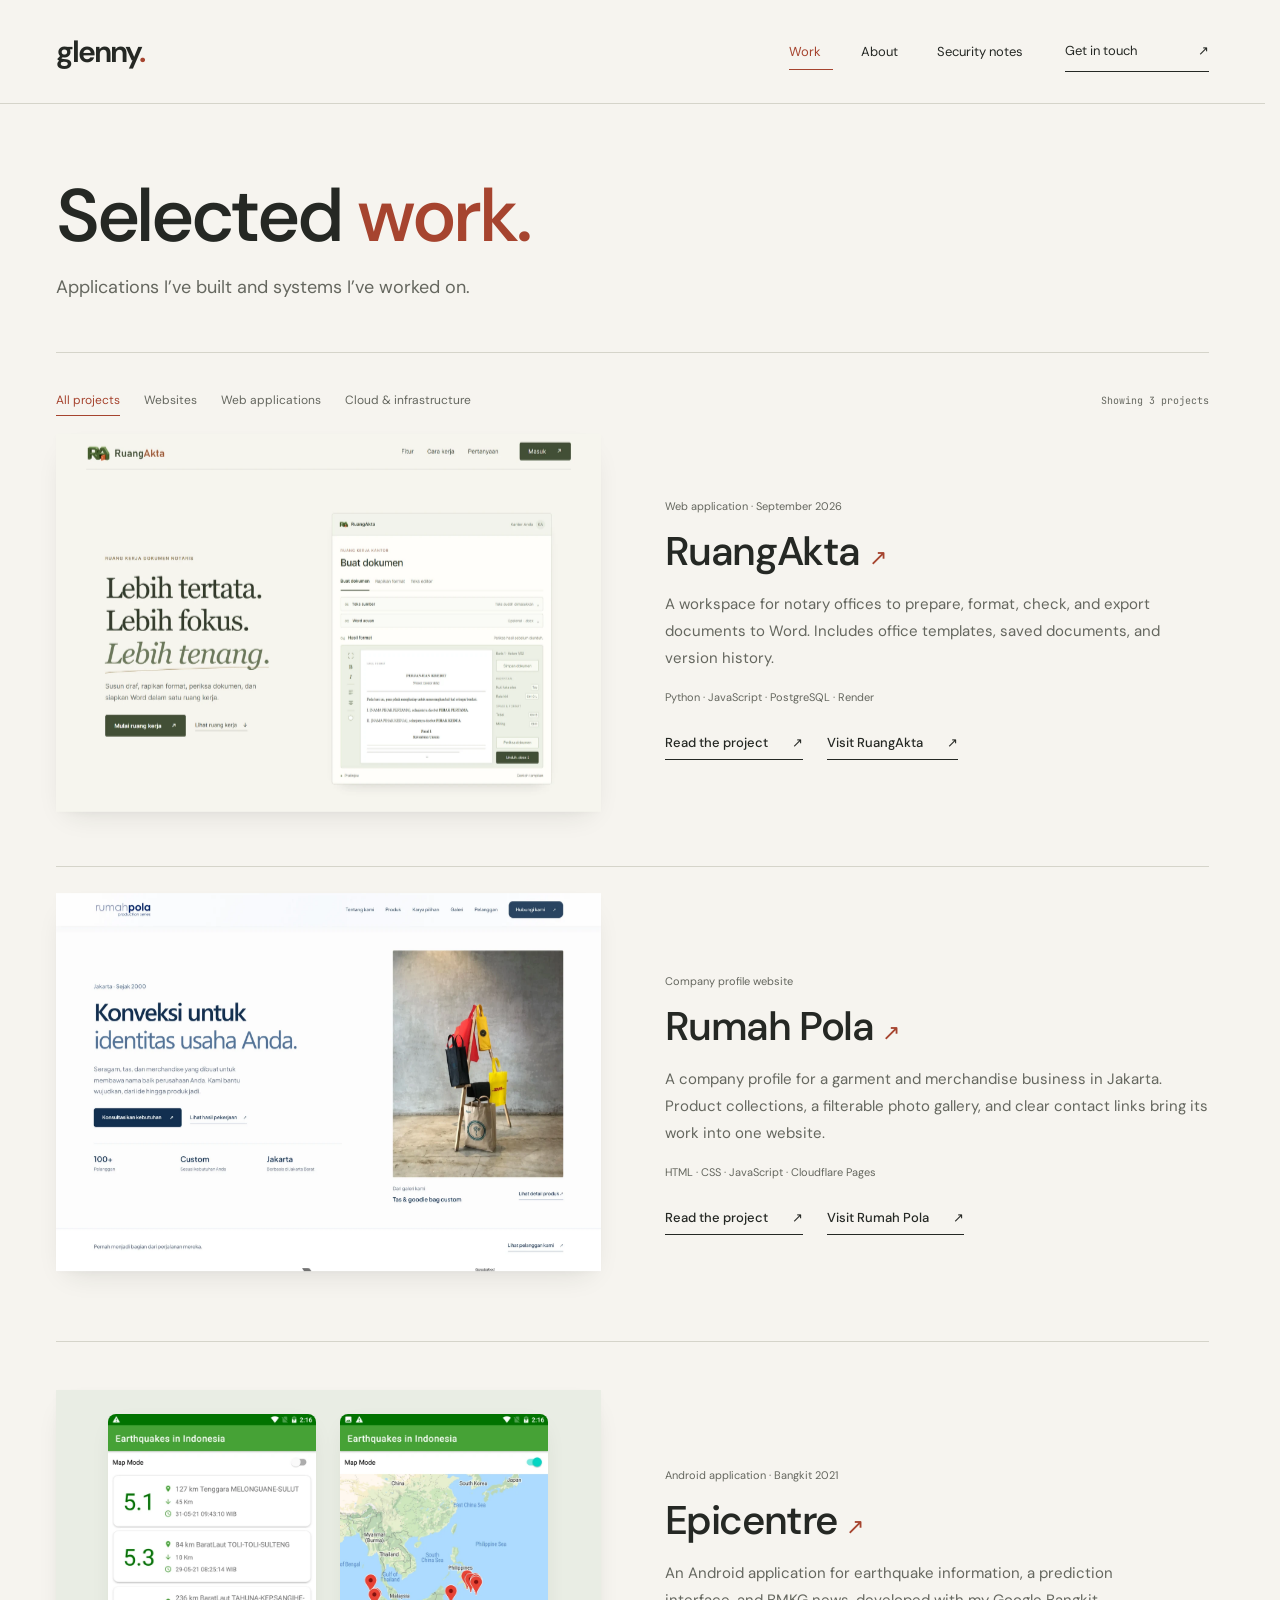
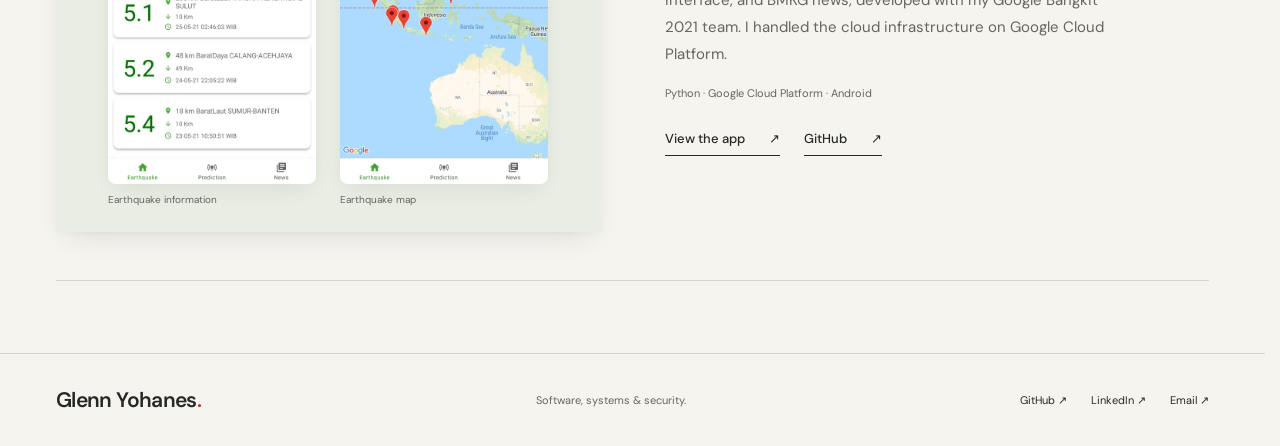
<file: projects.html>
<!DOCTYPE html>
<html lang="en"><head><script>
(() => {
  if (matchMedia('(prefers-reduced-motion: reduce)').matches || typeof Element.prototype.animate !== 'function') return;
  document.documentElement.classList.add('page-preparing');
  document.addEventListener('DOMContentLoaded', () => {
    setTimeout(() => document.documentElement.classList.remove('page-preparing'), 2200);
  }, {once: true});
})();
</script><meta charset="UTF-8"><meta name="viewport" content="width=device-width, initial-scale=1.0"><title>Selected Work — Glenn Yohanes</title><meta name="description" content="Selected projects by Glenn Yohanes: RuangAkta, Rumah Pola, and Epicentre."><meta name="theme-color" content="#F6F4EF"><link rel="icon" href="assets/favicon.svg" type="image/svg+xml"><link rel="preload" href="assets/fonts/dm-sans-latin.woff2" as="font" type="font/woff2" crossorigin><link rel="preload" href="assets/fonts/jetbrains-mono-latin.woff2" as="font" type="font/woff2" crossorigin><link rel="stylesheet" href="portfolio.css"><script src="portfolio.js" defer></script><script src="project-filters.js" defer></script></head><body class="entry-page"><a class="skip-link" href="#main-content">Skip to content</a><nav aria-label="Main navigation"><div class="nav-inner"><a class="nav-logo" href="index.html" aria-label="Glenn Yohanes, home">glenny<span class="logo-dot">.</span></a><ul class="nav-links"><li><a href="projects.html" class="active" aria-current="page">Work</a></li><li><a href="index.html#about">About</a></li><li><a href="ctf.html">Security notes</a></li><li><a href="mailto:glennyohanes17@gmail.com" class="nav-contact">Get in touch <span class="link-arrow" aria-hidden="true">↗</span></a></li></ul></div></nav><main id="main-content"><header class="page-hero"><h1 class="page-title">Selected <em>work.</em></h1><p class="page-desc">Applications I’ve built and systems I’ve worked on.</p></header><div class="catalog-toolbar"><div class="filter-bar" role="group" aria-label="Filter projects"><button type="button" class="filter-btn active" data-filter="all" aria-pressed="true">All projects</button><button type="button" class="filter-btn" data-filter="website" aria-pressed="false">Websites</button><button type="button" class="filter-btn" data-filter="web" aria-pressed="false">Web applications</button><button type="button" class="filter-btn" data-filter="cloud" aria-pressed="false">Cloud &amp; infrastructure</button></div><p class="filter-summary" role="status" aria-live="polite">Showing 3 projects</p></div><div class="project-results" id="project-results" aria-busy="false"><div class="cards-grid" id="cards"><article class="card catalog-featured" data-type="web" id="ruangakta"><a class="catalog-cover" href="ruangakta.html" aria-label="View RuangAkta project"><div class="project-preview"><img src="assets/ruangakta-preview.webp" alt="RuangAkta landing page with its original logo and document editor preview" width="1800" height="1250" loading="lazy" decoding="async"></div></a><div class="catalog-copy"><p class="work-number">Web application · September 2026</p><h2 class="card-name"><a href="ruangakta.html">RuangAkta <span class="link-arrow" aria-hidden="true">↗</span></a></h2><p class="card-desc">A workspace for notary offices to prepare, format, check, and export documents to Word. Includes office templates, saved documents, and version history.</p><p class="work-stack">Python · JavaScript · PostgreSQL · Render</p><div class="project-actions"><a href="ruangakta.html" class="text-link">Read the project <span class="link-arrow" aria-hidden="true">↗</span></a><a href="https://ruangakta.com" class="text-link" target="_blank" rel="noopener">Visit RuangAkta <span class="link-arrow" aria-hidden="true">↗</span></a></div></div></article><article class="card catalog-secondary website-catalog" data-type="website" id="rumah-pola"><a href="rumah-pola.html" class="catalog-cover" aria-label="View Rumah Pola project"><div class="project-preview"><img src="assets/rumah-pola-preview.webp" alt="Rumah Pola company profile homepage with its original product photography and navigation" width="1800" height="1250" loading="lazy" decoding="async"></div></a><div class="website-overview"><p class="work-number">Company profile website</p><h2 class="card-name"><a href="rumah-pola.html">Rumah Pola <span class="link-arrow" aria-hidden="true">↗</span></a></h2><p>A company profile for a garment and merchandise business in Jakarta. Product collections, a filterable photo gallery, and clear contact links bring its work into one website.</p><p class="work-stack">HTML · CSS · JavaScript · Cloudflare Pages</p><div class="project-actions"><a href="rumah-pola.html" class="text-link">Read the project <span class="link-arrow" aria-hidden="true">↗</span></a><a href="https://rumahpola.pages.dev/" class="text-link" target="_blank" rel="noopener">Visit Rumah Pola <span class="link-arrow" aria-hidden="true">↗</span></a></div></div></article><article class="card catalog-secondary epicentre-catalog" data-type="cloud"><a href="epicentre.html" class="epicentre-preview" aria-label="View original Epicentre app screenshots"><div class="epicentre-screens epicentre-screens-compact"><figure><img src="assets/epicentre-earthquakes.webp" alt="Epicentre earthquake list showing magnitude, depth, location, and date" width="540" height="960" loading="lazy" decoding="async"><figcaption>Earthquake information</figcaption></figure><figure><img src="assets/epicentre-map.webp" alt="Epicentre map showing earthquake locations across Indonesia" width="540" height="960" loading="lazy" decoding="async"><figcaption>Earthquake map</figcaption></figure></div></a><div class="epicentre-overview"><p class="work-number">Android application · Bangkit 2021</p><h2 class="card-name"><a href="epicentre.html">Epicentre <span class="link-arrow" aria-hidden="true">↗</span></a></h2><p class="card-desc">An Android application for earthquake information, a prediction interface, and BMKG news, developed with my Google Bangkit 2021 team. I handled the cloud infrastructure on Google Cloud Platform.</p><p class="work-stack">Python · Google Cloud Platform · Android</p><div class="project-actions"><a href="epicentre.html" class="text-link">View the app <span class="link-arrow" aria-hidden="true">↗</span></a><a href="https://github.com/Kurohayabusa-r/capstone" class="text-link" target="_blank" rel="noopener">GitHub <span class="link-arrow" aria-hidden="true">↗</span></a></div></div></article></div></div></main><footer class="site-footer"><a href="index.html" class="footer-signature">Glenn Yohanes<span>.</span></a><p>Software, systems &amp; security.</p><div><a href="https://github.com/kurohayabusa-r" target="_blank" rel="noopener">GitHub <span class="link-arrow" aria-hidden="true">↗</span></a><a href="https://linkedin.com/in/glenn-yohanes-b63a931b7/" target="_blank" rel="noopener">LinkedIn <span class="link-arrow" aria-hidden="true">↗</span></a><a href="mailto:glennyohanes17@gmail.com">Email <span class="link-arrow" aria-hidden="true">↗</span></a></div></footer></body></html>
</file>
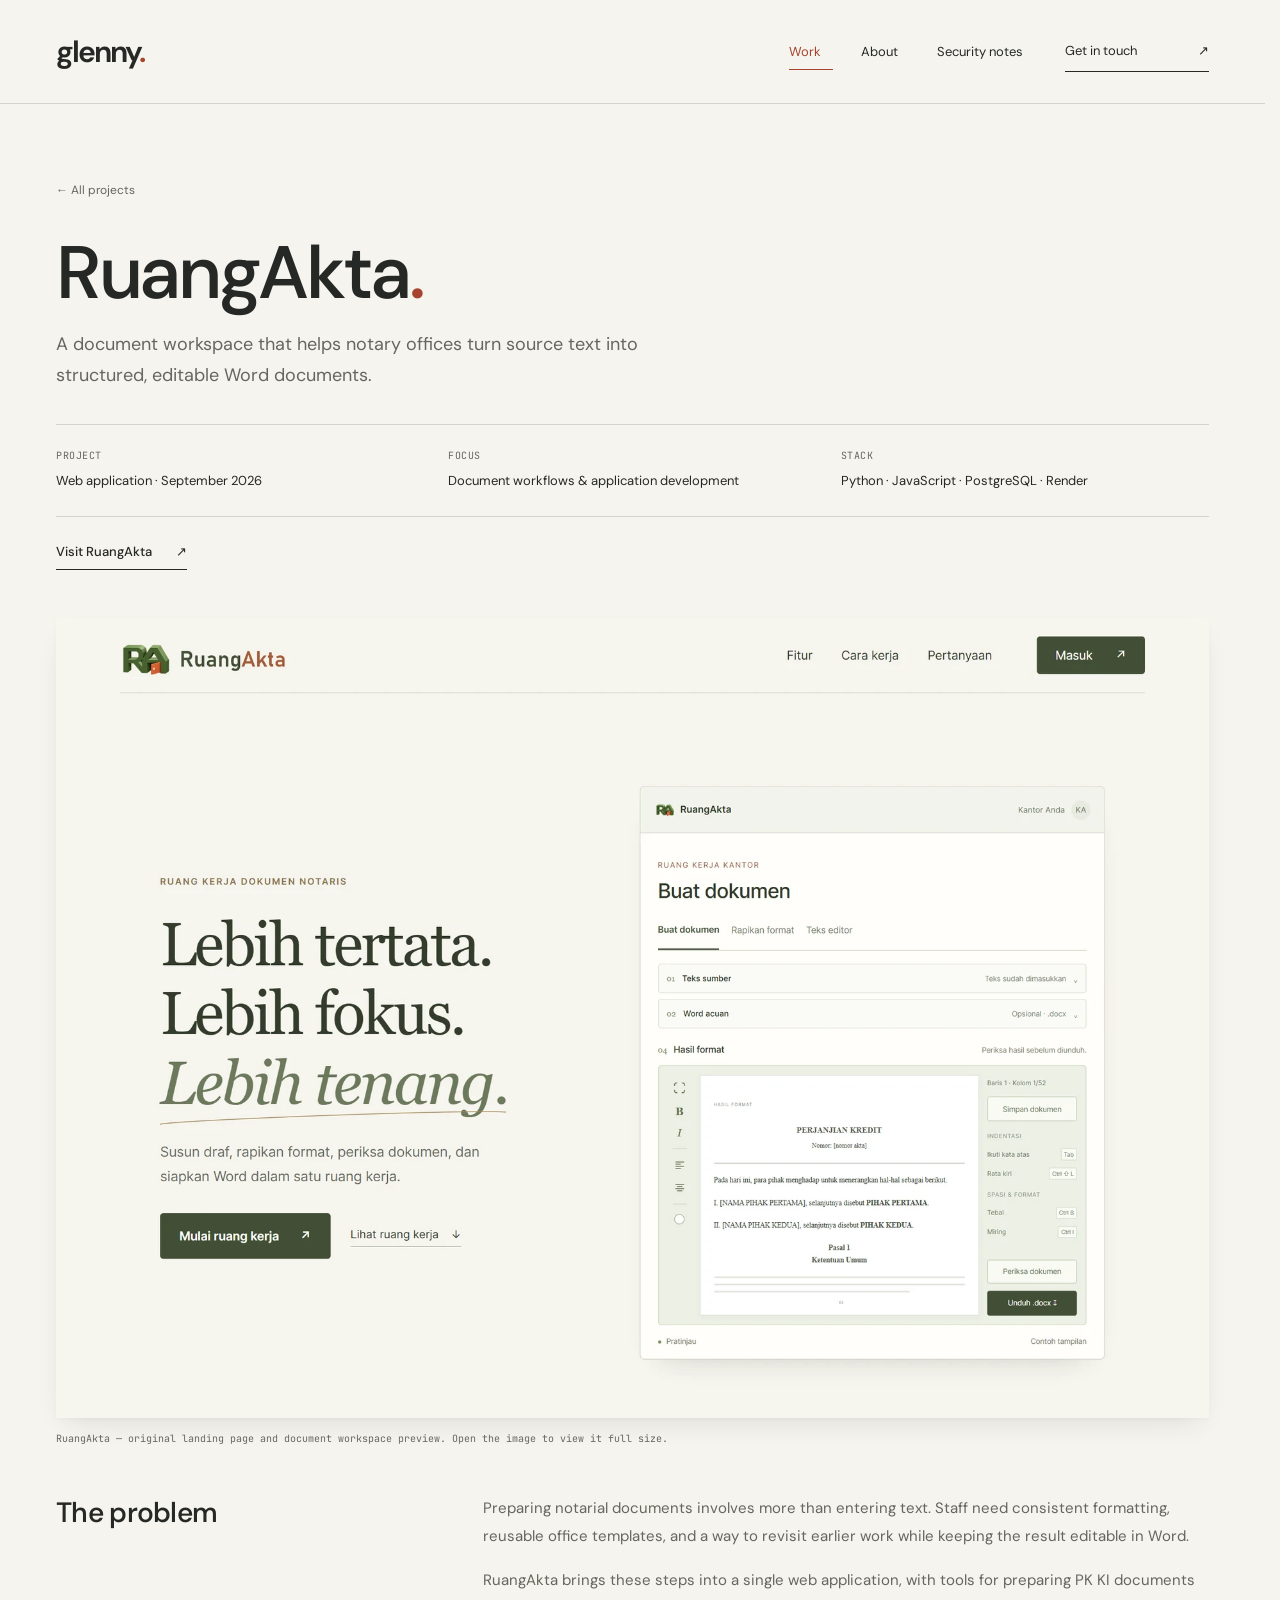
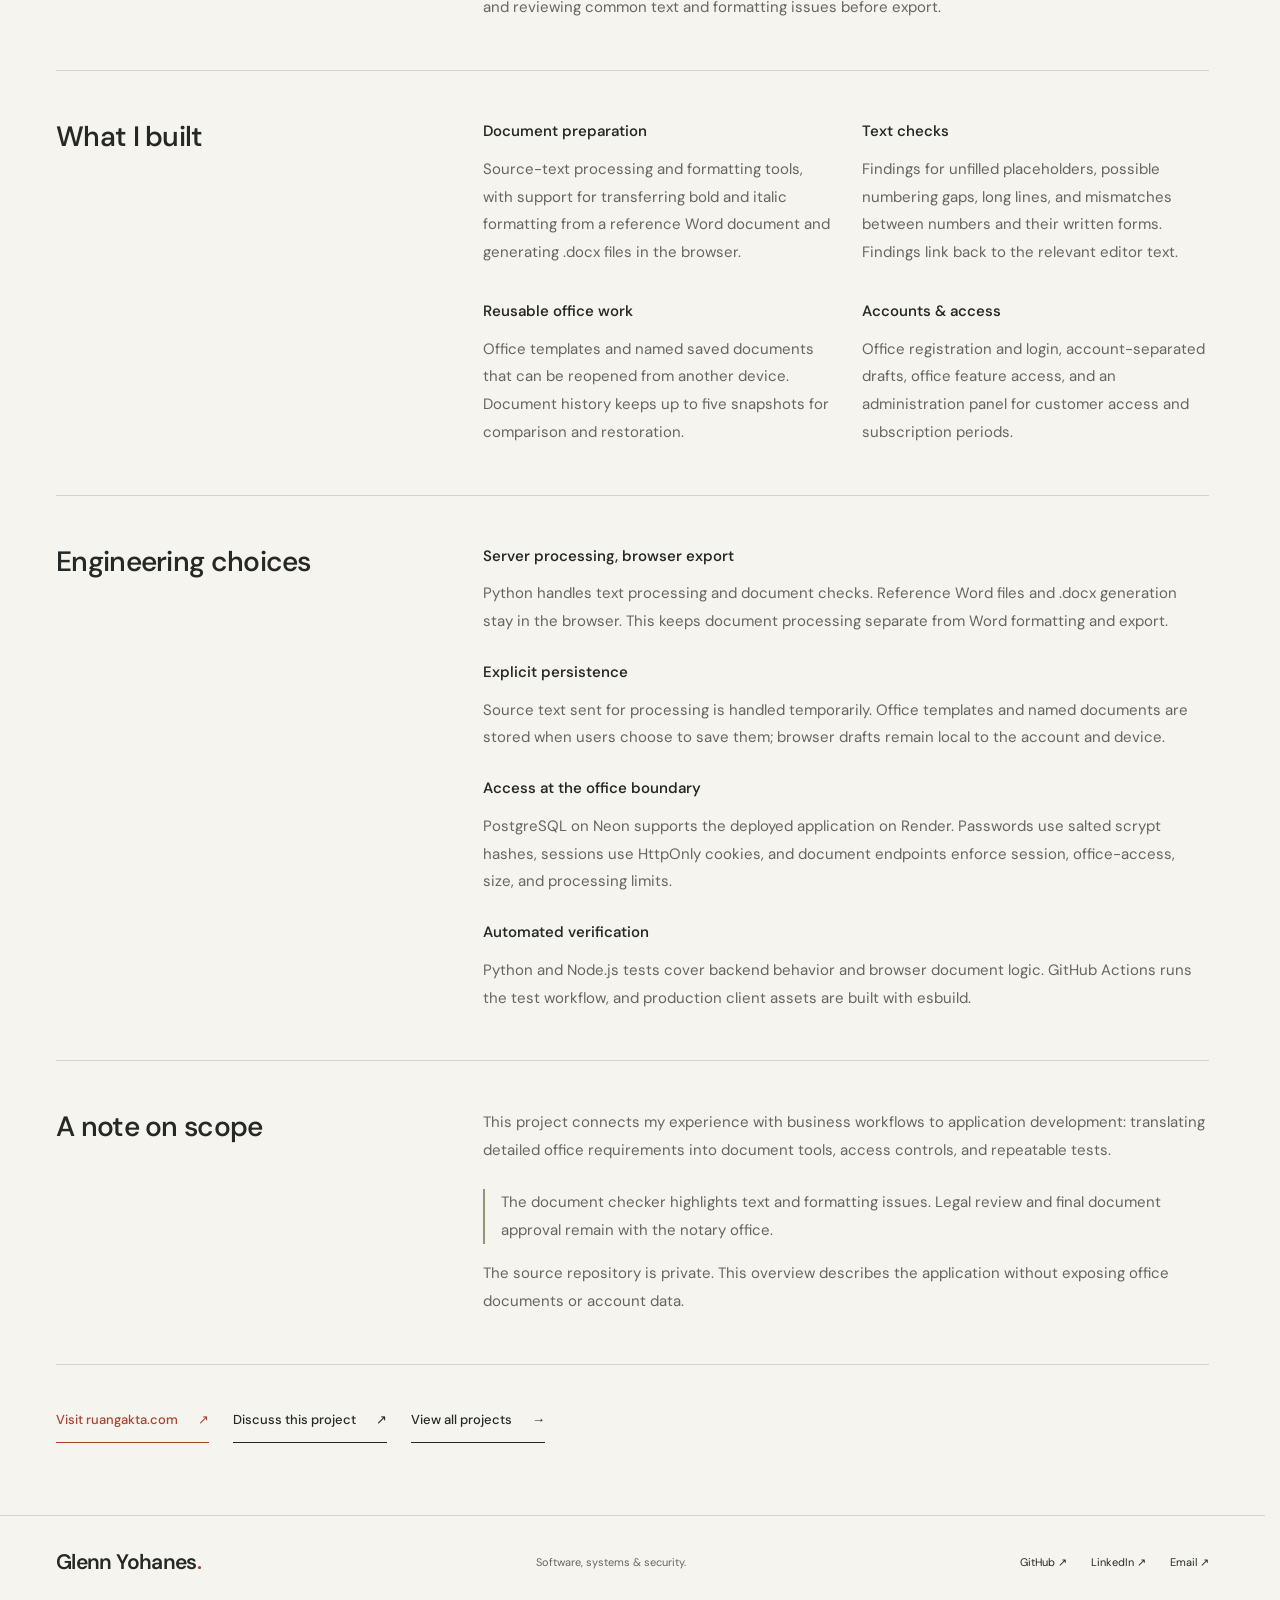
<file: ruangakta.html>
<!DOCTYPE html>
<html lang="en">
<head><script>
(() => {
  if (matchMedia('(prefers-reduced-motion: reduce)').matches || typeof Element.prototype.animate !== 'function') return;
  document.documentElement.classList.add('page-preparing');
  document.addEventListener('DOMContentLoaded', () => {
    setTimeout(() => document.documentElement.classList.remove('page-preparing'), 2200);
  }, {once: true});
})();
</script><meta charset="UTF-8"><meta name="viewport" content="width=device-width, initial-scale=1.0"><title>RuangAkta — Glenn Yohanes</title><meta name="description" content="RuangAkta: document preparation, formatting, and Word export for notary offices."><meta name="theme-color" content="#F6F4EF"><link rel="icon" href="assets/favicon.svg" type="image/svg+xml"><link rel="preload" href="assets/fonts/dm-sans-latin.woff2" as="font" type="font/woff2" crossorigin><link rel="preload" href="assets/fonts/jetbrains-mono-latin.woff2" as="font" type="font/woff2" crossorigin><link rel="stylesheet" href="portfolio.css"><script src="portfolio.js" defer></script></head>
<body class="case-body">
  <a class="skip-link" href="#main-content">Skip to content</a>
  <nav aria-label="Main navigation"><div class="nav-inner"><a class="nav-logo" href="index.html" aria-label="Glenn Yohanes, home">glenny<span class="logo-dot">.</span></a><ul class="nav-links"><li><a href="projects.html" class="active" aria-current="location">Work</a></li><li><a href="index.html#about">About</a></li><li><a href="ctf.html">Security notes</a></li><li><a href="mailto:glennyohanes17@gmail.com" class="nav-contact">Get in touch <span class="link-arrow" aria-hidden="true">↗</span></a></li></ul></div></nav>
  <main id="main-content">
    <header class="case-hero">
      <a class="back-link" href="projects.html">← All projects</a>

      <h1>RuangAkta<span class="name-period">.</span></h1>
      <p class="case-intro">A document workspace that helps notary offices turn source text into structured, editable Word documents.</p>
      <dl class="case-meta"><div><dt>Project</dt><dd>Web application · September 2026</dd></div><div><dt>Focus</dt><dd>Document workflows &amp; application development</dd></div><div><dt>Stack</dt><dd>Python · JavaScript · PostgreSQL · Render</dd></div></dl><div class="project-actions case-visit"><a href="https://ruangakta.com" class="text-link" target="_blank" rel="noopener">Visit RuangAkta <span class="link-arrow" aria-hidden="true">↗</span></a></div>
    </header>
<figure class="case-cover"><a href="assets/ruangakta-preview.webp" target="_blank" rel="noopener" aria-label="Open full-size RuangAkta preview"><div class="project-preview"><img src="assets/ruangakta-preview.webp" alt="RuangAkta landing page with its original logo and document editor preview" width="1800" height="1250" loading="lazy" decoding="async"></div></a><figcaption>RuangAkta — original landing page and document workspace preview. Open the image to view it full size.</figcaption></figure>
    <section class="case-section" aria-labelledby="context-title"><h2 id="context-title">The problem</h2><div><p>Preparing notarial documents involves more than entering text. Staff need consistent formatting, reusable office templates, and a way to revisit earlier work while keeping the result editable in Word.</p><p>RuangAkta brings these steps into a single web application, with tools for preparing PK KI documents and reviewing common text and formatting issues before export.</p></div></section>
    <section class="case-section" aria-labelledby="features-title"><h2 id="features-title">What I built</h2><div class="case-features"><div><h3>Document preparation</h3><p>Source-text processing and formatting tools, with support for transferring bold and italic formatting from a reference Word document and generating .docx files in the browser.</p></div><div><h3>Text checks</h3><p>Findings for unfilled placeholders, possible numbering gaps, long lines, and mismatches between numbers and their written forms. Findings link back to the relevant editor text.</p></div><div><h3>Reusable office work</h3><p>Office templates and named saved documents that can be reopened from another device. Document history keeps up to five snapshots for comparison and restoration.</p></div><div><h3>Accounts &amp; access</h3><p>Office registration and login, account-separated drafts, office feature access, and an administration panel for customer access and subscription periods.</p></div></div></section>
    <section class="case-section" aria-labelledby="engineering-title"><h2 id="engineering-title">Engineering choices</h2><div><h3>Server processing, browser export</h3><p>Python handles text processing and document checks. Reference Word files and .docx generation stay in the browser. This keeps document processing separate from Word formatting and export.</p><h3>Explicit persistence</h3><p>Source text sent for processing is handled temporarily. Office templates and named documents are stored when users choose to save them; browser drafts remain local to the account and device.</p><h3>Access at the office boundary</h3><p>PostgreSQL on Neon supports the deployed application on Render. Passwords use salted scrypt hashes, sessions use HttpOnly cookies, and document endpoints enforce session, office-access, size, and processing limits.</p><h3>Automated verification</h3><p>Python and Node.js tests cover backend behavior and browser document logic. GitHub Actions runs the test workflow, and production client assets are built with esbuild.</p></div></section>
    <section class="case-section" aria-labelledby="scope-title"><h2 id="scope-title">A note on scope</h2><div><p>This project connects my experience with business workflows to application development: translating detailed office requirements into document tools, access controls, and repeatable tests.</p><p class="case-boundary">The document checker highlights text and formatting issues. Legal review and final document approval remain with the notary office.</p><p>The source repository is private. This overview describes the application without exposing office documents or account data.</p></div></section>
    <div class="case-end"><a class="btn btn-primary" href="https://ruangakta.com" target="_blank" rel="noopener">Visit ruangakta.com <span class="link-arrow" aria-hidden="true">↗</span></a><a class="btn btn-ghost" href="mailto:glennyohanes17@gmail.com?subject=RuangAkta%20project">Discuss this project <span class="link-arrow" aria-hidden="true">↗</span></a><a class="btn btn-ghost" href="projects.html">View all projects <span class="link-arrow" aria-hidden="true">→</span></a></div>
  </main>
  <footer class="site-footer"><a href="index.html" class="footer-signature">Glenn Yohanes<span>.</span></a><p>Software, systems &amp; security.</p><div><a href="https://github.com/kurohayabusa-r" target="_blank" rel="noopener">GitHub <span class="link-arrow" aria-hidden="true">↗</span></a><a href="https://linkedin.com/in/glenn-yohanes-b63a931b7/" target="_blank" rel="noopener">LinkedIn <span class="link-arrow" aria-hidden="true">↗</span></a><a href="mailto:glennyohanes17@gmail.com">Email <span class="link-arrow" aria-hidden="true">↗</span></a></div></footer>
</body>
</html>
</file>
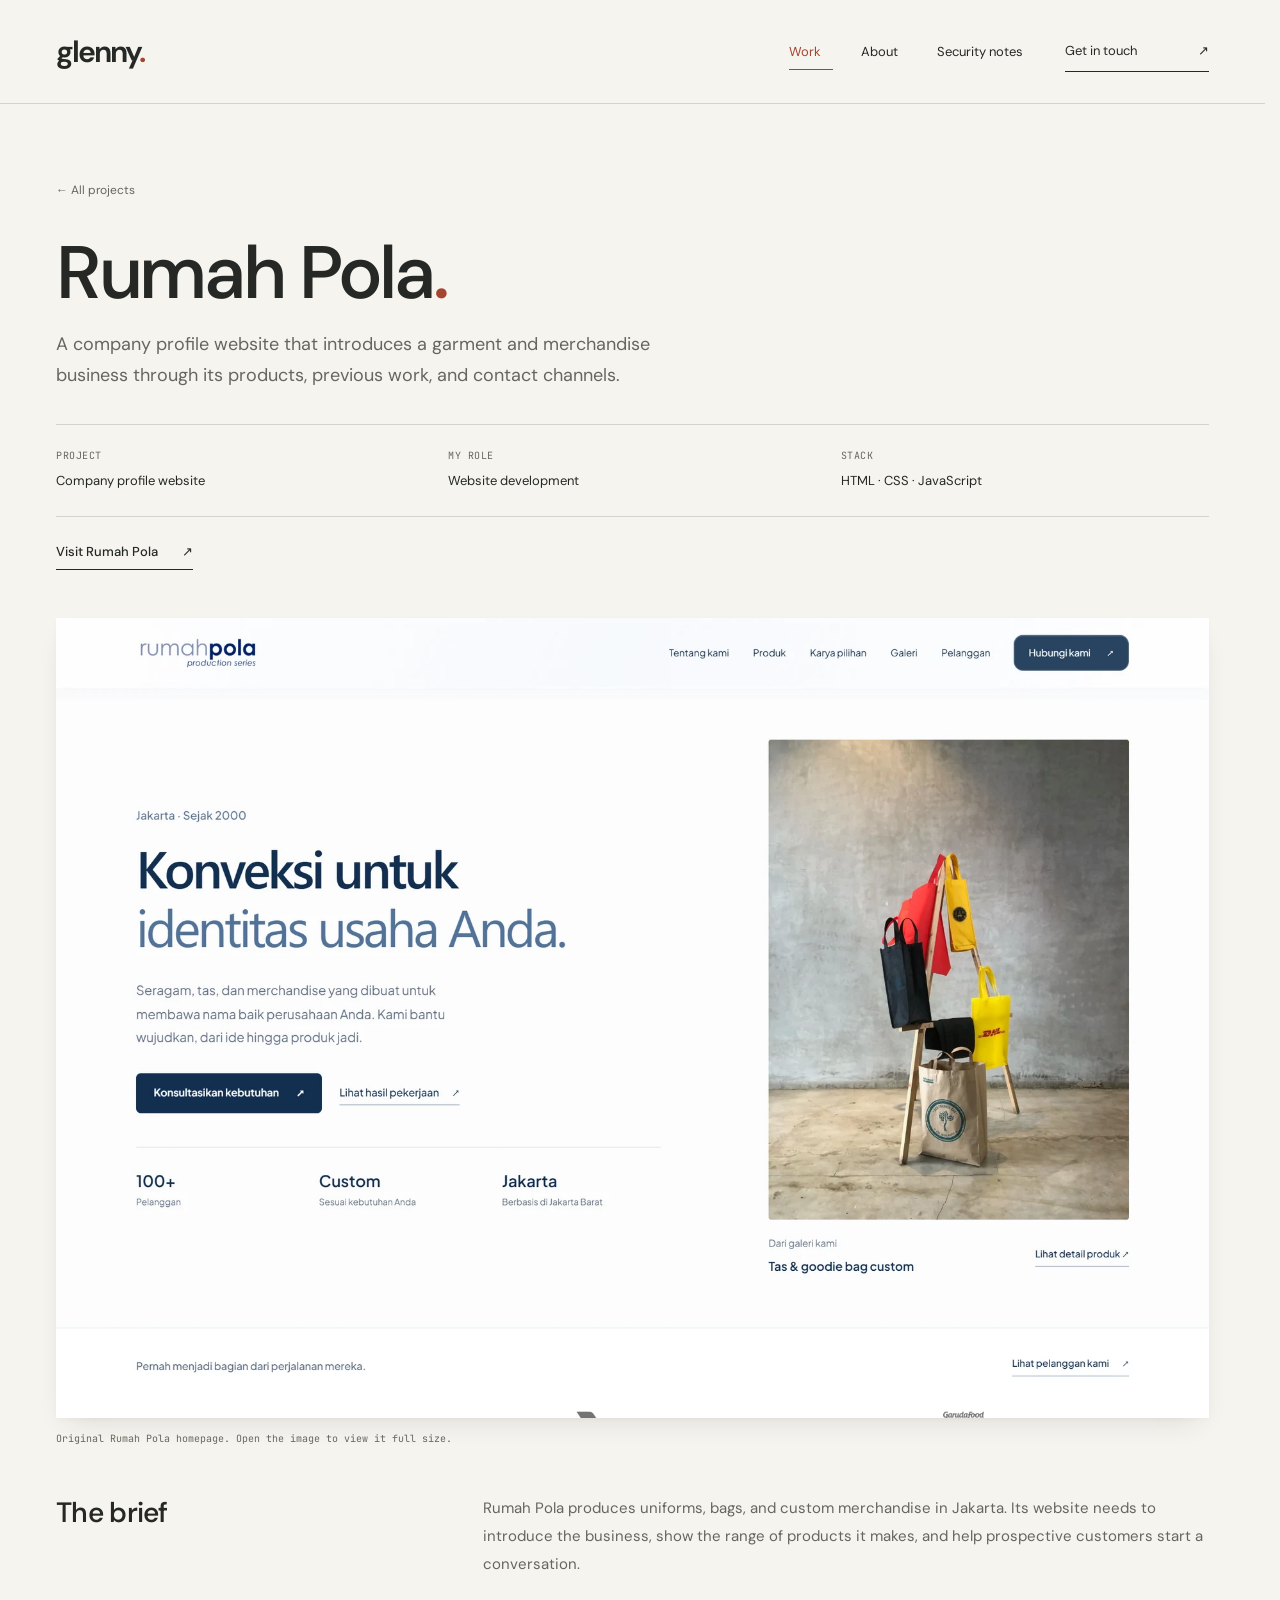
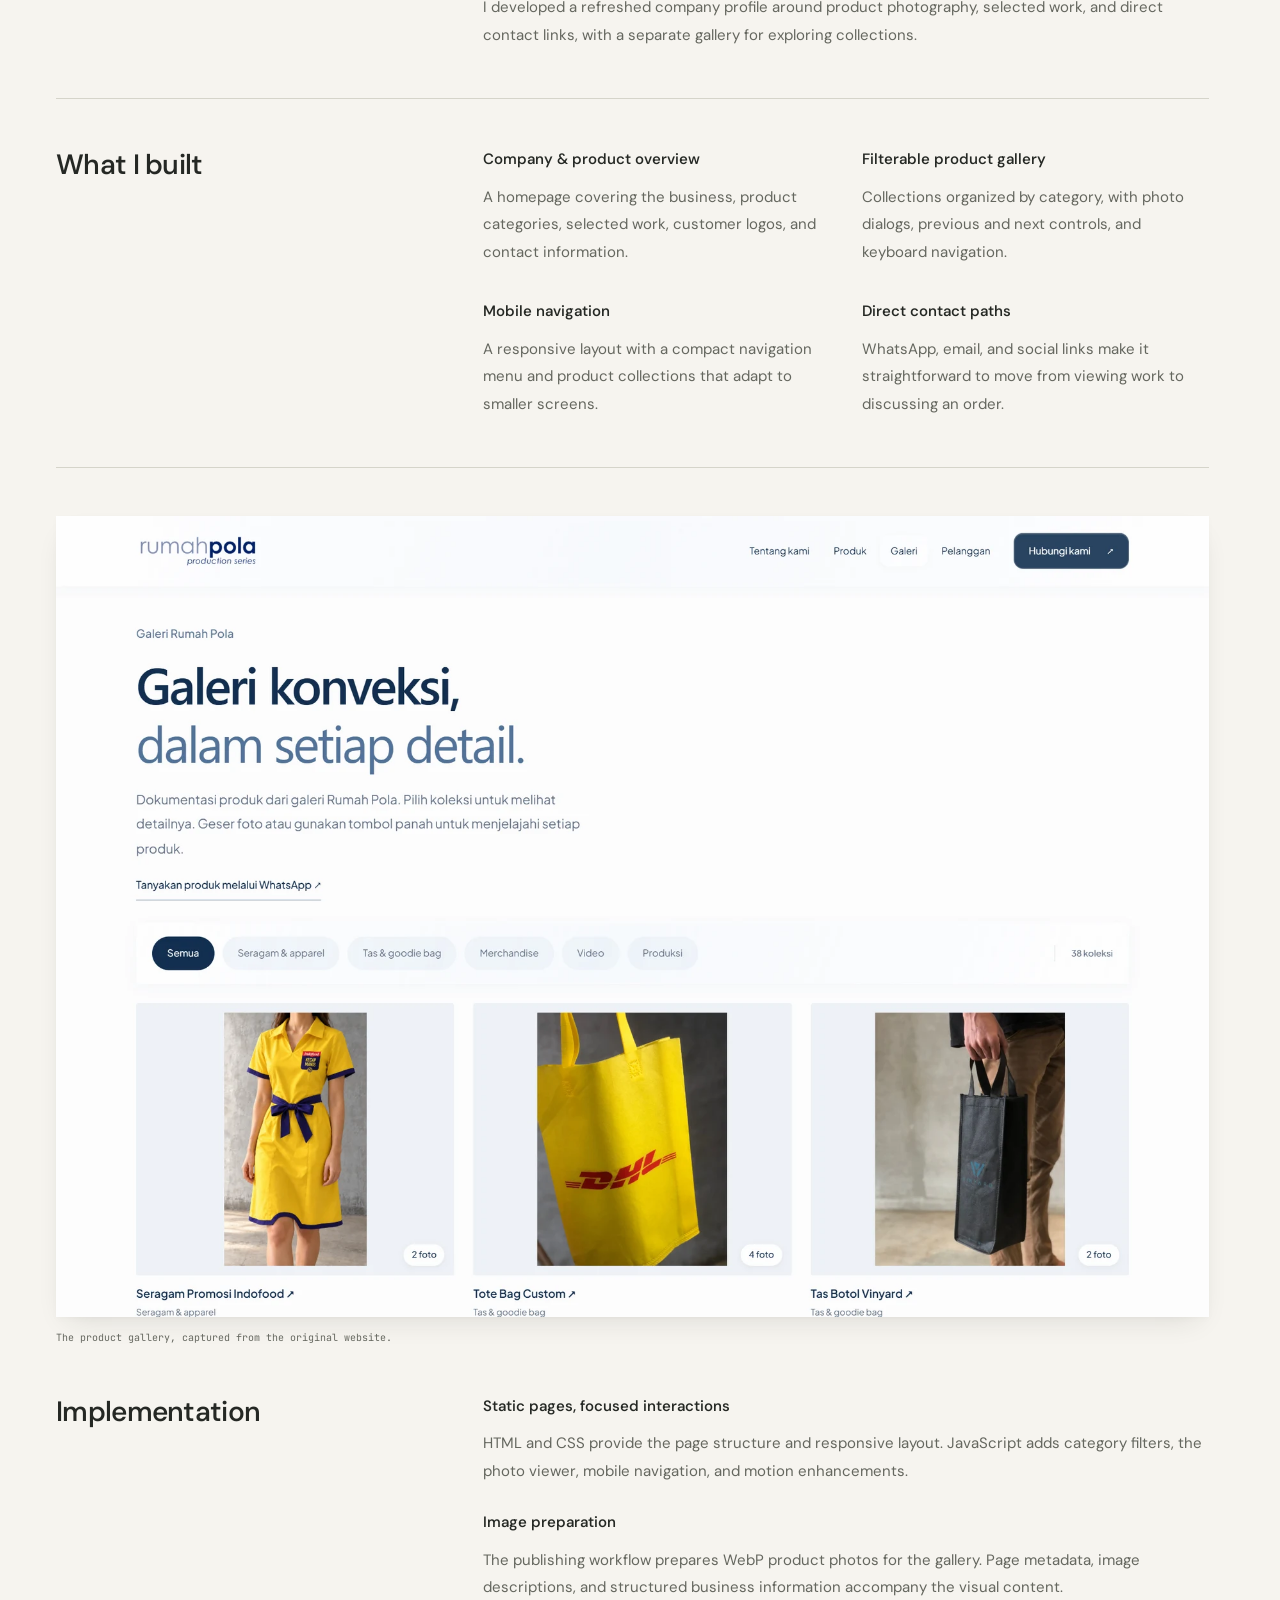
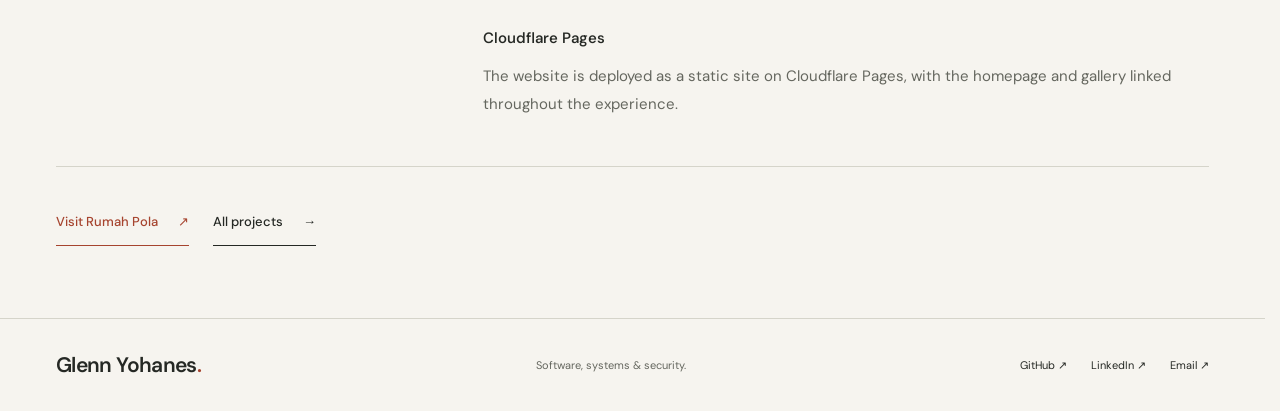
<file: rumah-pola.html>
<!DOCTYPE html>
<html lang="en">
<head><script>
(() => {
  if (matchMedia('(prefers-reduced-motion: reduce)').matches || typeof Element.prototype.animate !== 'function') return;
  document.documentElement.classList.add('page-preparing');
  document.addEventListener('DOMContentLoaded', () => {
    setTimeout(() => document.documentElement.classList.remove('page-preparing'), 2200);
  }, {once: true});
})();
</script><meta charset="UTF-8"><meta name="viewport" content="width=device-width, initial-scale=1.0"><title>Rumah Pola — Glenn Yohanes</title><meta name="description" content="Rumah Pola company profile website: responsive design, a product gallery, and contact paths for a garment and merchandise business. A project by Glenn Yohanes."><meta name="theme-color" content="#F6F4EF"><link rel="icon" href="assets/favicon.svg" type="image/svg+xml"><link rel="preload" href="assets/fonts/dm-sans-latin.woff2" as="font" type="font/woff2" crossorigin><link rel="preload" href="assets/fonts/jetbrains-mono-latin.woff2" as="font" type="font/woff2" crossorigin><link rel="stylesheet" href="portfolio.css"><script src="portfolio.js" defer></script></head><body class="case-body"><a class="skip-link" href="#main-content">Skip to content</a><nav aria-label="Main navigation"><div class="nav-inner"><a class="nav-logo" href="index.html" aria-label="Glenn Yohanes, home">glenny<span class="logo-dot">.</span></a><ul class="nav-links"><li><a href="projects.html" class="active" aria-current="location">Work</a></li><li><a href="index.html#about">About</a></li><li><a href="ctf.html">Security notes</a></li><li><a href="mailto:glennyohanes17@gmail.com" class="nav-contact">Get in touch <span class="link-arrow" aria-hidden="true">↗</span></a></li></ul></div></nav>
<main id="main-content"><header class="case-hero"><a class="back-link" href="projects.html">← All projects</a><h1>Rumah Pola<span class="name-period">.</span></h1><p class="case-intro">A company profile website that introduces a garment and merchandise business through its products, previous work, and contact channels.</p><dl class="case-meta"><div><dt>Project</dt><dd>Company profile website</dd></div><div><dt>My role</dt><dd>Website development</dd></div><div><dt>Stack</dt><dd>HTML · CSS · JavaScript</dd></div></dl><div class="project-actions case-visit"><a class="text-link" href="https://rumahpola.pages.dev/" target="_blank" rel="noopener">Visit Rumah Pola <span class="link-arrow" aria-hidden="true">↗</span></a></div></header>
<figure class="case-cover"><a href="assets/rumah-pola-preview.webp" target="_blank" rel="noopener" aria-label="Open full-size Rumah Pola homepage preview"><div class="project-preview"><img src="assets/rumah-pola-preview.webp" alt="Rumah Pola company profile homepage with its original product photography and navigation" width="1800" height="1250" loading="lazy" decoding="async"></div></a><figcaption>Original Rumah Pola homepage. Open the image to view it full size.</figcaption></figure>
<section class="case-section" aria-labelledby="brief-title"><h2 id="brief-title">The brief</h2><div><p>Rumah Pola produces uniforms, bags, and custom merchandise in Jakarta. Its website needs to introduce the business, show the range of products it makes, and help prospective customers start a conversation.</p><p>I developed a refreshed company profile around product photography, selected work, and direct contact links, with a separate gallery for exploring collections.</p></div></section>
<section class="case-section" aria-labelledby="built-title"><h2 id="built-title">What I built</h2><div class="case-features"><div><h3>Company &amp; product overview</h3><p>A homepage covering the business, product categories, selected work, customer logos, and contact information.</p></div><div><h3>Filterable product gallery</h3><p>Collections organized by category, with photo dialogs, previous and next controls, and keyboard navigation.</p></div><div><h3>Mobile navigation</h3><p>A responsive layout with a compact navigation menu and product collections that adapt to smaller screens.</p></div><div><h3>Direct contact paths</h3><p>WhatsApp, email, and social links make it straightforward to move from viewing work to discussing an order.</p></div></div></section>
<figure class="case-cover website-gallery-preview"><a href="assets/rumah-pola-gallery.webp" target="_blank" rel="noopener" aria-label="Open full-size Rumah Pola product gallery preview"><div class="project-preview"><img src="assets/rumah-pola-gallery.webp" alt="Original Rumah Pola product gallery with category filters and product photographs" width="1800" height="1250" loading="lazy" decoding="async"></div></a><figcaption>The product gallery, captured from the original website.</figcaption></figure>
<section class="case-section" aria-labelledby="implementation-title"><h2 id="implementation-title">Implementation</h2><div><h3>Static pages, focused interactions</h3><p>HTML and CSS provide the page structure and responsive layout. JavaScript adds category filters, the photo viewer, mobile navigation, and motion enhancements.</p><h3>Image preparation</h3><p>The publishing workflow prepares WebP product photos for the gallery. Page metadata, image descriptions, and structured business information accompany the visual content.</p><h3>Cloudflare Pages</h3><p>The website is deployed as a static site on Cloudflare Pages, with the homepage and gallery linked throughout the experience.</p></div></section>
<div class="case-end"><a href="https://rumahpola.pages.dev/" class="btn btn-primary" target="_blank" rel="noopener">Visit Rumah Pola <span class="link-arrow" aria-hidden="true">↗</span></a><a href="projects.html" class="btn btn-ghost">All projects <span class="link-arrow" aria-hidden="true">→</span></a></div></main><footer class="site-footer"><a href="index.html" class="footer-signature">Glenn Yohanes<span>.</span></a><p>Software, systems &amp; security.</p><div><a href="https://github.com/kurohayabusa-r" target="_blank" rel="noopener">GitHub <span class="link-arrow" aria-hidden="true">↗</span></a><a href="https://linkedin.com/in/glenn-yohanes-b63a931b7/" target="_blank" rel="noopener">LinkedIn <span class="link-arrow" aria-hidden="true">↗</span></a><a href="mailto:glennyohanes17@gmail.com">Email <span class="link-arrow" aria-hidden="true">↗</span></a></div></footer></body></html>
</file>
<file: portfolio.css>
/* Local fonts avoid a late Google Fonts swap during refresh. */
@font-face{font-family:'DM Sans';font-style:normal;font-weight:400 700;font-display:block;src:url('assets/fonts/dm-sans-latin.woff2') format('woff2')}
@font-face{font-family:'JetBrains Mono';font-style:normal;font-weight:400 500;font-display:block;src:url('assets/fonts/jetbrains-mono-latin.woff2') format('woff2')}
/* Glenn Yohanes — a quiet editorial system, shared across the portfolio. */
:root{--bg:#f6f4ef;--bg-card:#eeece5;--text:#252824;--text-muted:#65675f;--accent:#a6442f;--accent-light:#eee3d9;--border:#d5d4ca;--sans:'DM Sans',Arial,sans-serif;--serif:'Instrument Serif',Georgia,serif;--display:var(--sans);--mono:'JetBrains Mono',monospace;--max-w:1280px}
*,*::before,*::after{box-sizing:border-box;margin:0;padding:0}html{scroll-behavior:smooth}body{background:var(--bg);color:var(--text);font-family:var(--sans);font-size:16px;line-height:1.65;-webkit-font-smoothing:antialiased}a{color:inherit;text-decoration:none}button{font:inherit}::selection{background:#d9dbcc;color:#252824}a:focus-visible,button:focus-visible{outline:2px solid var(--accent);outline-offset:6px}a,button{touch-action:manipulation}section[id],article[id]{scroll-margin-top:100px}main{max-width:var(--max-w);padding:0 56px;margin:auto}em{font-family:var(--display);font-weight:inherit;font-style:normal}.skip-link{position:fixed;top:-80px;left:20px;background:var(--text);color:var(--bg);padding:12px 20px;z-index:300}.skip-link:focus{top:12px}
nav{position:relative;z-index:100;background:var(--bg);border:0;backdrop-filter:none}.nav-inner{max-width:var(--max-w);height:104px;padding:0 56px;margin:auto;display:flex;align-items:center;justify-content:space-between;border-bottom:1px solid var(--border)}.nav-logo{font-family:var(--sans);font-size:30px;font-weight:650;letter-spacing:-2px;color:var(--text)}.logo-dot{color:var(--accent)}.nav-links{display:flex;list-style:none;gap:34px;align-items:center}.nav-links a{font-family:var(--sans);font-size:13px;color:var(--text);transition:color .2s}.nav-links a:hover,.nav-links a.active{color:var(--accent)}.nav-links .nav-contact{border-bottom:1px solid currentColor;padding-bottom:6px;margin-left:30px}.nav-contact span{margin-left:15px}
.eyebrow,.section-label,.work-number,.hero-edition,.small-note{font:10px/1.5 var(--mono);letter-spacing:.055em}.eyebrow{color:var(--text-muted)}.section-label{color:var(--text);margin:0}.section-label>span{color:var(--accent);margin-right:22px}.hero{padding:38px 0 70px;border-bottom:1px solid var(--border)}.hero-topline{display:flex;justify-content:space-between;gap:24px;align-items:center}.hero-edition{color:var(--text-muted)}.hero-name{font:600 clamp(90px,12vw,160px)/.96 var(--display);letter-spacing:-.047em;padding:62px 0 50px;max-width:100%;}.surname{display:block;padding-left:19.5%}.name-period{color:var(--accent)}.hero-bottom{display:grid;grid-template-columns:1fr 1fr;gap:80px;align-items:end}.hero-note{font-size:13px;line-height:1.7;color:var(--text-muted)}.hero-intro{max-width:470px}.hero-intro>p{font-size:17px;line-height:1.75;margin-bottom:24px}.text-link{display:inline-flex;gap:30px;align-items:center;border-bottom:1px solid var(--text);padding-bottom:6px;font-size:13px;font-weight:500;transition:color .2s,border-color .2s}.text-link:hover{color:var(--accent);border-color:var(--accent)}.quiet-link{font-size:12px;color:var(--text-muted)}.quiet-link span{margin-left:20px}.quiet-link:hover{color:var(--accent)}
.work-section,.about-section,.experience-section{padding:64px 0 80px;border-bottom:1px solid var(--border)}.section-heading{display:flex;align-items:center;justify-content:space-between;gap:24px;margin-bottom:36px}.project-cover{display:block;overflow:visible}.work-details{display:grid;grid-template-columns:1fr 1fr;gap:80px;padding:32px 0 44px}.work-number{color:var(--text-muted);margin-bottom:12px}.work-details h2{font:400 48px/1.1 var(--display);letter-spacing:-.025em}.work-details h2 a{display:flex;gap:26px;align-items:center}.work-details h2 span{font:24px var(--sans);color:var(--accent)}.work-details p:not(.work-number):not(.work-stack){font-size:15px;line-height:1.8;color:var(--text-muted)}.work-stack{font:10px/1.8 var(--mono);color:var(--text-muted);margin:18px 0}.secondary-work{display:grid;grid-template-columns:1.1fr 1.2fr 1.5fr .6fr;gap:24px;align-items:start;border-top:1px solid var(--border);padding:30px 0 0}.secondary-work .work-number{font-size:9px;line-height:1.7}.secondary-work h3{font-weight:500;font-size:18px;line-height:1.4;letter-spacing:-.02em}.secondary-work h3 span{color:var(--accent);font-size:15px}.secondary-work>p{font-size:13px;color:var(--text-muted)}.secondary-work>.work-stack{margin:0;text-align:right}
.about-section>.section-label{margin-bottom:42px}.about-grid{display:grid;grid-template-columns:1fr 1fr;gap:80px}.about-grid h2{font:400 clamp(35px,4.2vw,55px)/1.12 var(--display);letter-spacing:-.02em}.about-grid h2 em{color:var(--accent)}.about-copy p{font-size:15px;color:var(--text-muted);line-height:1.85;margin-bottom:18px}.about-copy .text-link{margin-top:8px}.practice-list{margin-top:48px;margin-left:calc(50% + 40px)}.practice-list>div{display:grid;grid-template-columns:140px 1fr;gap:20px;border-top:1px solid var(--border);padding:16px 0}.practice-list dt{font-size:12px;font-weight:500}.practice-list dd{font-size:12px;color:var(--text-muted);line-height:1.8}.small-note{color:var(--text-muted);font-size:10px}.exp-item{display:grid;grid-template-columns:1fr 1fr;gap:80px;padding:28px 0;border-bottom:1px solid var(--border)}.exp-item:last-child{border-bottom:0;padding-bottom:0}.exp-date{font:11px var(--mono);color:var(--text-muted);padding-top:5px}.exp-role{font-size:19px;font-weight:500;letter-spacing:-.02em;margin-bottom:3px}.exp-company{font-size:13px;color:var(--accent);margin-bottom:16px}.exp-desc{list-style:none}.exp-desc li{font-size:13px;color:var(--text-muted);padding-left:14px;position:relative;line-height:1.85;margin-bottom:5px}.exp-desc li::before{content:'–';position:absolute;left:0;color:#909284}.contact-section{padding:64px 0 78px}.contact-section h2{font:400 clamp(65px,10vw,128px)/.95 var(--display);letter-spacing:-.035em;margin:40px 0}.contact-section h2 em{color:var(--accent)}.contact-bottom{display:flex;align-items:end;justify-content:space-between;gap:30px}.contact-email{font-size:clamp(15px,2.1vw,25px);letter-spacing:-.02em;border-bottom:1px solid var(--text);padding-bottom:6px}.contact-email span{margin-left:24px;color:var(--accent)}.contact-bottom p{font-size:12px;color:var(--text-muted)}.site-footer{max-width:var(--max-w);margin:auto;padding:28px 56px 36px;border-top:1px solid var(--border);display:flex;justify-content:space-between;align-items:center;gap:24px;text-align:left}.footer-signature{font:26px var(--display);letter-spacing:-.03em}.footer-signature span{color:var(--accent)}.site-footer>p{font-size:11px;color:var(--text-muted)}.site-footer>div{display:flex;gap:24px;font-size:11px}.site-footer a:hover{color:var(--accent)}
/* Index and project detail pages */
.page-hero,.case-hero{padding:64px 0 48px;border-bottom:1px solid var(--border)}.page-title,.case-hero h1{font:400 clamp(64px,9vw,112px)/1 var(--display);letter-spacing:-.045em;margin:30px 0 22px}.page-title em{color:var(--accent)}.page-desc,.case-intro{max-width:640px;font-size:18px;color:var(--text-muted);line-height:1.75}.catalog-toolbar{display:flex;justify-content:space-between;align-items:center;gap:20px;padding:28px 0}.filter-bar{display:flex;flex-wrap:wrap;gap:24px;padding:0}.filter-btn{font:12px var(--sans);border:0;border-radius:0;padding:7px 0;background:none;color:var(--text-muted);cursor:pointer;border-bottom:1px solid transparent;transition:color .2s}.filter-btn.active{color:var(--accent);border-bottom-color:var(--accent);background:none}.filter-btn:hover{color:var(--accent)}.filter-summary{font:10px var(--mono);color:var(--text-muted);margin:0}.cards-grid{display:grid;gap:0;padding-bottom:80px}.card{border:0;border-bottom:1px solid var(--border);border-radius:0;padding:36px 0;background:none;box-shadow:none}.card:hover{box-shadow:none}.card.hidden{display:none}.catalog-featured{display:grid;grid-template-columns:1.1fr 1fr;gap:48px;padding:12px 0 40px}.catalog-cover{min-width:0;display:block}.catalog-copy{align-self:center}.card-name{font:400 42px/1.15 var(--display);letter-spacing:-.025em;margin-bottom:18px}.card-name span{font:22px var(--sans);color:var(--accent)}.card-desc{font-size:15px;color:var(--text-muted);line-height:1.8;margin-bottom:18px}.catalog-secondary{display:grid;grid-template-columns:1.1fr 1fr;gap:48px;padding:40px 0}.catalog-secondary .card-name{font-size:34px}.back-link{display:inline-block;font-size:12px;color:var(--text-muted);margin-bottom:35px}.back-link:hover{color:var(--accent)}.case-hero{border-bottom:0}.case-meta{display:grid;grid-template-columns:repeat(3,1fr);gap:30px;border-block:1px solid var(--border);padding:24px 0;margin-top:36px}.case-meta dt{font:10px var(--mono);text-transform:uppercase;letter-spacing:.05em;color:var(--text-muted);margin-bottom:8px}.case-meta dd{font-size:13px;line-height:1.7}.case-cover{margin:0 0 20px}.case-cover figcaption{font:10px/1.7 var(--mono);color:var(--text-muted);margin-top:12px}.case-section{display:grid;grid-template-columns:1fr 2fr;gap:70px;padding:48px 0;border-bottom:1px solid var(--border)}.case-section h2{font:400 32px/1.2 var(--display);letter-spacing:-.02em}.case-section h3{font-size:15px;font-weight:550;margin:24px 0 10px}.case-section h3:first-child{margin-top:0}.case-section p{font-size:15px;color:var(--text-muted);line-height:1.85;margin-bottom:16px}.case-section p:last-child{margin-bottom:0}.case-features{display:grid;grid-template-columns:1fr 1fr;gap:32px}.case-boundary{border-left:2px solid #8e9878;padding-left:18px;margin-top:24px}.case-end{display:flex;gap:30px;align-items:center;padding:40px 0 70px}.btn{display:inline-flex;align-items:center;gap:20px;padding:12px 0;border:0;border-bottom:1px solid var(--text);border-radius:0;font-size:13px;font-weight:500;background:none;color:var(--text)}.btn:hover{color:var(--accent);border-color:var(--accent)}.btn-primary{color:var(--accent);border-color:var(--accent)}
/* Retain the existing writing layout and code examples. */
.notes-page .page-title{font-size:clamp(56px,8vw,96px)}.notes-page .section-label{margin-bottom:22px;color:var(--text-muted)}.notes-page .filter-bar{padding:26px 0}.notes-page .card-name{font-family:var(--sans);font-size:23px;font-weight:500}.notes-page .card-header{display:flex;justify-content:space-between;gap:20px}.notes-page .card-footer{display:flex;flex-wrap:wrap;justify-content:space-between;gap:20px;margin-top:20px}.notes-page .tag{border:0;background:none;padding:0;margin-right:12px;font:10px var(--mono);color:var(--text-muted)}.notes-page .badge{font:10px var(--mono);border-radius:0;background:var(--accent-light);color:var(--accent);padding:4px 8px}.notes-page .card-link{font-size:12px;color:var(--accent)}.notes-page .stats-row{border:0;gap:40px;margin-top:28px}.notes-page .stat-num{font:36px var(--display)}.notes-page .challenge-title{font:400 clamp(40px,6vw,70px)/1.1 var(--display);letter-spacing:-.03em}.notes-page .writeup-section{max-width:780px;margin-inline:auto}.notes-page pre{overflow:auto}.notes-page .back-link{margin-top:28px}.notes-page .challenge-hero{padding:30px 0 45px}.notes-page .code-block{border-radius:0}.notes-page .writeup-section h2{font-family:var(--display);font-size:32px;font-weight:400}
@media(min-width:1600px){.hero-name{font-size:168px}}
@media(max-width:900px){main{padding:0 32px}.nav-inner{padding:0 32px}.site-footer{padding-inline:32px}.hero-name{font-size:13.3vw}.hero-bottom,.work-details,.about-grid,.exp-item{gap:40px}.hero-edition{font-size:8px}.practice-list{margin-left:calc(50% + 20px)}.practice-list>div{grid-template-columns:100px 1fr;gap:15px}.secondary-work{grid-template-columns:1fr 1.5fr 1.5fr}.secondary-work>.work-stack{display:none}.catalog-featured,.catalog-secondary{gap:30px}.case-section{gap:36px}.contact-bottom{align-items:start;flex-direction:column;gap:20px}.site-footer>p{display:none}.nav-links{gap:22px}.nav-links .nav-contact{margin-left:0}}
@media(max-width:600px){main{padding:0 22px}.nav-inner{padding:20px 22px;height:auto;min-height:84px;flex-wrap:wrap;gap:18px}.nav-logo{font-size:27px}.nav-links{display:flex;gap:18px;flex-wrap:wrap}.nav-links a{font-size:11px}.nav-links .nav-contact{display:none}.hero{padding:26px 0 42px}.hero-topline .eyebrow{font-size:8px;letter-spacing:0}.hero-edition{display:none}.hero-name{font-size:18.8vw;padding:48px 0 38px;line-height:1}.surname{padding-left:9%}.hero-bottom{grid-template-columns:1fr;gap:24px}.hero-note{font-size:11px}.hero-intro>p{font-size:15px}.text-link{font-size:12px}.work-section,.about-section,.experience-section{padding:36px 0 44px}.section-heading{margin-bottom:24px}.section-label{font-size:9px;letter-spacing:.03em}.section-label>span{margin-right:14px}.quiet-link{font-size:10px}.quiet-link span{margin-left:10px}.work-details{grid-template-columns:1fr;gap:18px;padding:25px 0 30px}.work-details h2{font-size:40px}.work-number{font-size:8px}.work-details p:not(.work-number):not(.work-stack){font-size:14px}.work-stack{font-size:9px;margin:14px 0}.secondary-work{grid-template-columns:1fr;gap:10px;padding-top:24px}.secondary-work .work-number{margin-bottom:0;font-size:8px}.secondary-work h3{font-size:22px}.secondary-work>p{font-size:13px;max-width:330px}.about-section>.section-label{margin-bottom:28px}.about-grid{grid-template-columns:1fr;gap:25px}.about-grid h2{font-size:39px}.about-copy p{font-size:14px}.practice-list{margin:30px 0 0}.practice-list>div{grid-template-columns:104px 1fr;gap:16px}.practice-list dt,.practice-list dd{font-size:11px}.small-note{display:none}.exp-item{grid-template-columns:1fr;gap:14px;padding:24px 0}.exp-role{font-size:18px}.exp-desc li{font-size:12px}.exp-date{font-size:10px}.contact-section{padding:36px 0 44px}.contact-section h2{font-size:70px;margin:32px 0}.contact-email{font-size:clamp(13px,4.25vw,20px);overflow-wrap:anywhere}.contact-email span{margin-left:8px}.contact-bottom p{font-size:11px}.site-footer{padding:24px 22px;flex-wrap:wrap;gap:16px}.site-footer>div{font-size:10px;gap:18px}.footer-signature{font-size:24px}.page-hero,.case-hero{padding:40px 0 30px}.page-title,.case-hero h1{font-size:64px;margin:24px 0 18px}.page-desc,.case-intro{font-size:16px}.catalog-toolbar{align-items:start;flex-direction:column;gap:16px;padding:24px 0}.filter-bar{gap:18px}.filter-btn{font-size:10px}.filter-summary{font-size:9px}.catalog-featured,.catalog-secondary{grid-template-columns:1fr;gap:26px;padding:14px 0 30px}.catalog-secondary{padding-top:30px}.card-name{font-size:38px}.card-desc{font-size:14px}.case-meta{grid-template-columns:1fr;gap:18px;margin-top:28px}.case-meta dt{font-size:9px}.case-meta dd{font-size:12px}.back-link{font-size:11px;margin-bottom:20px}.case-section{grid-template-columns:1fr;gap:20px;padding:32px 0}.case-section h2{font-size:30px}.case-section p{font-size:14px}.case-features{grid-template-columns:1fr;gap:24px}.case-cover figcaption{font-size:8px}.case-end{flex-wrap:wrap;gap:20px;padding-bottom:44px}.notes-page .card-header{flex-wrap:wrap}.notes-page .card-name{font-size:20px}.notes-page .stats-row{gap:24px}.notes-page .challenge-title{font-size:38px}}
@media(prefers-reduced-motion:reduce){html{scroll-behavior:auto}*,*::before,*::after{transition:none!important;animation:none!important}}
.notes-empty{display:grid;grid-template-columns:1fr 1fr;column-gap:80px;padding:70px 0 90px;border-bottom:1px solid var(--border)}.notes-empty>.work-number{grid-column:1/-1;margin-bottom:30px}.notes-empty h2{font:400 54px/1.08 var(--display);letter-spacing:-.025em}.notes-empty>div p{max-width:420px;font-size:15px;color:var(--text-muted);line-height:1.85;margin-bottom:28px}.template-reference{font-size:11px;color:var(--text-muted);padding:26px 0 60px}.template-reference a{border-bottom:1px solid var(--border)}.template-notice{font:10px/1.8 var(--mono);padding:18px 0;color:var(--accent);border-bottom:1px solid var(--border)}
@media(max-width:600px){.notes-empty{grid-template-columns:1fr;gap:24px;padding:40px 0}.notes-empty>.work-number{margin:0}.notes-empty h2{font-size:42px}.notes-empty>div p{font-size:14px}}

/* Heading proportions follow the DM Sans wordmark in the navigation. */
.work-details h2,.card-name,.case-section h2,.about-grid h2,.contact-section h2,.page-title,.case-hero h1,.notes-empty h2,.notes-page .challenge-title,.notes-page .writeup-section h2{font-weight:550;line-height:1.08;letter-spacing:-.045em}
.about-grid h2{font-size:clamp(32px,3.5vw,45px)}
.contact-section h2{font-size:clamp(56px,8vw,100px)}
.page-title,.case-hero h1{font-size:clamp(56px,8vw,96px)}
.notes-empty h2{font-size:42px}
.footer-signature{font-size:21px;font-weight:600}
@media(max-width:600px){.page-title,.case-hero h1{font-size:50px}.about-grid h2,.notes-empty h2{font-size:32px}.work-details h2,.card-name{font-size:34px}.contact-section h2{font-size:54px}.case-section h2{font-size:27px}.footer-signature{font-size:20px}}

/* Original RuangAkta preview: preserve the complete screenshot at every width. */
.project-preview{background:#f6f5ee;border:0;overflow:hidden;box-shadow:0 2px 6px #25282406,0 12px 28px -12px #25282424;transition:box-shadow 560ms var(--motion-ease)}
.project-preview img{display:block;width:100%;height:auto}
.case-cover>a{display:block;cursor:zoom-in}

.project-actions{display:flex;flex-wrap:wrap;align-items:center;gap:16px 28px}.case-visit{margin-top:24px}

/* A restrained type scale and consistent interaction details. */
:root{--title-size:clamp(44px,5.8vw,76px);--heading-size:clamp(28px,3.2vw,40px);--motion-duration:260ms;--motion-ease:cubic-bezier(.22,1,.36,1)}
.hero-name{font-size:clamp(80px,10vw,128px);line-height:1.02;letter-spacing:-.055em;padding:42px 0 38px}
.surname{padding-left:14%}
.hero{padding-top:32px;padding-bottom:60px}
.hero-topline .eyebrow{font:500 12px/1.6 var(--sans);letter-spacing:0;color:var(--text-muted)}
.hero-intro>p{font-size:16px;line-height:1.8}
.page-title,.case-hero h1,.notes-page .page-title{font-size:var(--title-size);line-height:1.08;letter-spacing:-.045em;margin-top:0}
.about-grid h2,.work-details h2,.card-name,.catalog-secondary .card-name,.notes-empty h2{font-size:var(--heading-size);line-height:1.18;letter-spacing:-.035em}
.contact-section h2{font-size:var(--title-size);line-height:1.08;letter-spacing:-.045em}
.case-section h2,.notes-page .writeup-section h2{font-size:28px;line-height:1.25;letter-spacing:-.025em}
.section-label{font:500 12px/1.5 var(--sans);letter-spacing:0;color:var(--text-muted)}
.about-section>.section-label{margin-bottom:32px}
.work-number,.secondary-work .work-number{font:400 11px/1.7 var(--sans);letter-spacing:0}
.work-stack{font:400 11px/1.8 var(--sans);letter-spacing:0}
.notes-empty h2{grid-column:1}.notes-empty>div{grid-column:2}
.nav-links a:not(.nav-contact){position:relative;display:inline-block;padding-block:8px}
.nav-links a:not(.nav-contact)::after{content:'';position:absolute;inset:auto 0 2px;height:1px;background:currentColor;transform:scaleX(0);transform-origin:left;transition:transform var(--motion-duration) var(--motion-ease)}
.nav-links a.active::after,.nav-links a:focus-visible::after{transform:scaleX(1)}
.text-link,.quiet-link,.back-link,.btn,.contact-email,.nav-links a,.site-footer a,.work-details h2 a,.card-name a,.secondary-work h3 a{transition:color var(--motion-duration) var(--motion-ease),border-color var(--motion-duration) var(--motion-ease)}
.link-arrow{display:inline-block;transition:transform var(--motion-duration) var(--motion-ease);flex-shrink:0}
.project-preview img{transition:transform 560ms var(--motion-ease)}
@media(hover:hover) and (pointer:fine){
 .nav-links a:hover::after{transform:scaleX(1)}
 .text-link:hover .link-arrow,.quiet-link:hover .link-arrow,.btn:hover .link-arrow,.contact-email:hover .link-arrow,.nav-contact:hover .link-arrow,.work-details h2 a:hover .link-arrow,.card-name a:hover .link-arrow,.secondary-work h3 a:hover .link-arrow,.site-footer a:hover .link-arrow{transform:translate(1.5px,-1.5px)}
 .text-link[href^='#']:hover .link-arrow{transform:translateY(2px)}
 .project-cover:hover .project-preview img,.catalog-cover:hover .project-preview img,.epicentre-preview:hover .epicentre-screens{transform:scale(1.008)}
 .project-cover:hover .project-preview,.catalog-cover:hover .project-preview,.case-cover>a:hover .project-preview,.epicentre-preview:hover{box-shadow:0 3px 8px #25282409,0 16px 36px -12px #25282432}
 .epicentre-preview:hover .epicentre-screens img{box-shadow:0 12px 28px -8px #26341e24}
 .work-details h2 a:hover,.card-name a:hover,.secondary-work h3 a:hover,.contact-email:hover{color:var(--accent)}
}
@media(max-width:900px){.hero-name{font-size:clamp(72px,11.2vw,110px)}}
@media(max-width:600px){
 .hero-name{font-size:clamp(48px,16vw,86px);padding:34px 0 30px}.surname{padding-left:6%}
 .hero{padding:24px 0 36px}.hero-topline .eyebrow{font-size:11px}
 .hero-intro>p{font-size:15px}
 .section-label{font-size:12px}.work-number,.secondary-work .work-number{font-size:11px}
 .page-title,.case-hero h1,.notes-page .page-title{font-size:var(--title-size)}
 .about-grid h2,.work-details h2,.card-name,.catalog-secondary .card-name,.notes-empty h2{font-size:var(--heading-size)}
 .contact-section h2{font-size:var(--title-size)}
 .case-section h2,.notes-page .writeup-section h2{font-size:26px}
 .notes-empty h2,.notes-empty>div{grid-column:auto}
 .text-link,.btn{min-height:36px;align-items:center}
}
@media(prefers-reduced-motion:reduce){
 .project-preview img,.link-arrow,.nav-links a::after{transition:none!important}
 .project-cover:hover .project-preview img,.catalog-cover:hover .project-preview img,.epicentre-preview:hover .epicentre-screens,.link-arrow{transform:none!important}
}
/* Original Android screenshots, kept intact in a simple device-sized gallery. */
.epicentre-work{display:grid;grid-template-columns:1fr 1fr;gap:80px;align-items:center;border-top:1px solid var(--border);padding-top:40px}
.epicentre-overview h3{font-size:var(--heading-size);line-height:1.18;font-weight:550;letter-spacing:-.035em;margin-bottom:18px}
.epicentre-overview>p:not(.work-number):not(.work-stack){font-size:15px;color:var(--text-muted);line-height:1.8;max-width:460px}
.epicentre-preview{display:block;background:#e9ede4;padding:26px;overflow:hidden;box-shadow:0 2px 6px #25282406,0 12px 28px -12px #25282424;transition:box-shadow 560ms var(--motion-ease)}
.epicentre-preview .epicentre-screens{transition:transform 560ms var(--motion-ease)}
.epicentre-screens{display:grid;grid-template-columns:repeat(3,minmax(0,1fr));gap:36px;align-items:start}
.epicentre-screens figure{min-width:0}
.epicentre-screens img{display:block;width:100%;height:auto;border:0;border-radius:8px;box-shadow:0 8px 24px -8px #26341e1c;transition:box-shadow 560ms var(--motion-ease)}
.epicentre-screens figcaption{font-size:12px;color:var(--text-muted);margin-top:12px}
.epicentre-screens-compact{grid-template-columns:repeat(2,minmax(0,1fr));gap:20px;max-width:440px;margin:auto}
.epicentre-screens-compact figcaption{font-size:10px;margin-top:8px}
.epicentre-catalog>div{align-self:center}
.epicentre-gallery{padding:32px 0 42px;border-bottom:1px solid var(--border)}
.epicentre-gallery h2{font-size:26px;font-weight:550;letter-spacing:-.025em}
.screenshot-note{font-size:12px;color:var(--text-muted);line-height:1.8;margin-top:24px;max-width:720px}
@media(max-width:900px){.epicentre-work{gap:40px}.epicentre-screens{gap:22px}.epicentre-preview{padding:20px}}
@media(max-width:600px){.epicentre-work{grid-template-columns:1fr;gap:26px;padding-top:30px}.epicentre-preview{padding:20px}.epicentre-overview>p:not(.work-number):not(.work-stack){font-size:14px}.epicentre-screens{grid-template-columns:1fr;max-width:280px;margin-inline:auto;gap:28px}.epicentre-screens-compact{grid-template-columns:repeat(2,minmax(0,1fr));max-width:none;gap:14px}.epicentre-screens-compact figcaption{font-size:9px}.epicentre-gallery{padding-top:20px}.epicentre-gallery .section-heading{margin-bottom:28px}}
/* Company profile projects share the same reading rhythm as the app previews. */
.website-work{display:grid;grid-template-columns:1.1fr 1fr;gap:48px;align-items:center;border-top:1px solid var(--border);padding:40px 0}
.website-overview{align-self:center}
.website-overview h3{font-size:var(--heading-size);line-height:1.18;font-weight:550;letter-spacing:-.035em;margin-bottom:18px}
.website-overview h3 a{transition:color var(--motion-duration) var(--motion-ease)}
.website-overview>p:not(.work-number):not(.work-stack){font-size:15px;line-height:1.8;color:var(--text-muted);margin-bottom:18px}
.website-gallery-preview{padding:40px 0 8px}
@media(hover:hover) and (pointer:fine){.website-overview h3 a:hover{color:var(--accent)}.website-overview h3 a:hover .link-arrow{transform:translate(1.5px,-1.5px)}}
@media(max-width:900px){.website-work{gap:30px}}
@media(max-width:600px){.website-work{grid-template-columns:1fr;gap:24px;padding:30px 0}.website-overview>p:not(.work-number):not(.work-stack){font-size:14px}.website-gallery-preview{padding-top:28px}}
/* Full-width section tones give the homepage a clearer reading rhythm. */
.home-page main{max-width:none;padding-inline:0}
.home-page main>section{padding-inline:max(56px,calc((100% - 1168px)/2))}
.home-page .hero{border-bottom:0}
.home-page .work-section{background:#fcfbf8;border-bottom:0}
.home-page .about-section{background:#e6ebe2;--border:#c8d0c2;--text-muted:#535e50;border-bottom:0}
.home-page .experience-section{border-bottom:0}
.home-page .contact-section{background:#28332e;color:#f6f4ef;--text:#f6f4ef;--text-muted:#c8d0c9;--accent:#e9ae94;--border:#53615a}
.home-page .site-footer{max-width:none;padding-inline:max(56px,calc((100% - 1168px)/2));background:#28332e;color:#f6f4ef;--text-muted:#c8d0c9;--accent:#e9ae94;border-top-color:#53615a}
@media(max-width:900px){.home-page main>section,.home-page .site-footer{padding-inline:32px}}
@media(max-width:600px){.home-page main>section,.home-page .site-footer{padding-inline:22px}}
/* Individual translate keeps scroll layers separate from reveal and hover transforms. */
[data-parallax="active"]{translate:0 var(--parallax-offset,0px);will-change:translate;overflow-anchor:none}
/* Scroll restoration must not follow the hero's moving text layers. */
.home-page .hero{overflow-anchor:none}
@media(prefers-reduced-motion:reduce){[data-parallax="active"]{translate:none!important;will-change:auto}}
@media print{[data-parallax="active"]{translate:none!important;will-change:auto}}
/* Prepared only by JS while below the viewport, preventing a visible-to-hidden flash. */
.reveal-pending{opacity:0}
@media(prefers-reduced-motion:reduce){.reveal-pending{opacity:1!important}}
@media print{.reveal-pending{opacity:1!important}}
/* Prepare the first paint; the entrance is installed only after font layout settles. */
.hero-preparing .home-page .hero-topline,
.hero-preparing .home-page .hero-name,
.hero-preparing .home-page .hero-bottom,
.hero-preparing .home-page .work-section > .section-heading,
.hero-preparing .home-page .featured-work > .project-cover,
.hero-preparing .home-page .featured-work > .work-details{opacity:0}
@media(prefers-reduced-motion:reduce){.hero-preparing .home-page .hero-topline,.hero-preparing .home-page .hero-name,.hero-preparing .home-page .hero-bottom,.hero-preparing .home-page .work-section > .section-heading,.hero-preparing .home-page .featured-work > .project-cover,.hero-preparing .home-page .featured-work > .work-details{opacity:1!important}}
@media print{.hero-preparing .home-page .hero-topline,.hero-preparing .home-page .hero-name,.hero-preparing .home-page .hero-bottom,.hero-preparing .home-page .work-section > .section-heading,.hero-preparing .home-page .featured-work > .project-cover,.hero-preparing .home-page .featured-work > .work-details{opacity:1!important}}
/* Reserve navbar geometry independently of font metrics and scrollbar timing. */
html{scrollbar-gutter:stable}
.nav-inner{display:grid;grid-template-columns:96px minmax(0,1fr);column-gap:20px}
.nav-logo{display:block;width:96px;height:40px;line-height:40px;white-space:nowrap}
.nav-links{display:grid;grid-template-columns:44px 48px 100px 144px;gap:28px;justify-self:end;align-items:center}
.nav-links>li{min-width:0}
.nav-links a:not(.nav-contact){display:block;width:100%;height:40px;line-height:24px;padding-block:8px;white-space:nowrap}
.nav-links .nav-contact{display:flex;align-items:center;justify-content:space-between;margin-left:0;height:40px;line-height:24px;padding-block:7px;white-space:nowrap}
@media(max-width:900px) and (min-width:601px){.nav-links{grid-template-columns:40px 44px 96px 128px;gap:20px}}
@media(max-width:600px){
 .nav-inner{height:84px;min-height:84px;padding-block:0;grid-template-columns:80px minmax(0,1fr);column-gap:14px;row-gap:0}
 .nav-logo{width:80px;height:36px;line-height:36px}
 .nav-links{grid-template-columns:32px 34px 80px;gap:14px}
 .nav-links>li:last-child{display:none}
 .nav-links a:not(.nav-contact){height:32px;line-height:20px;padding-block:6px}
}
/* Prepare page entrances before the first paint, including the first project. */
.page-preparing .entry-page :is(.page-hero,.catalog-toolbar,.card,.notes-empty,.template-reference){opacity:0}
@media(prefers-reduced-motion:reduce){.page-preparing .entry-page :is(.page-hero,.catalog-toolbar,.card,.notes-empty,.template-reference){opacity:1!important}}
@media print{.page-preparing .entry-page :is(.page-hero,.catalog-toolbar,.card,.notes-empty,.template-reference){opacity:1!important}}
/* The outer height changes smoothly while the inner grid keeps its intrinsic size. */
.project-results{overflow-anchor:none}
.project-results.is-filtering{overflow:hidden}
/* Shared spacing rhythm: compact text groups, regular rows, generous sections. */
:root{
 --space-1:8px;--space-2:12px;--space-3:16px;--space-4:24px;
 --space-5:32px;--space-6:48px;--space-7:64px;
 --page-gutter:56px;--section-space:72px;--row-space:48px;--layout-gap:64px;
}
main,.nav-inner,.site-footer{padding-inline:var(--page-gutter)}
.home-page main{padding-inline:0}
.home-page main>section,.home-page .site-footer{padding-inline:max(var(--page-gutter),calc((100% - var(--max-w))/2 + var(--page-gutter)))}
.work-section,.about-section,.experience-section,.contact-section{padding-block:var(--section-space)}
.hero{padding-top:var(--space-5);padding-bottom:var(--space-7)}
.hero-name{padding-block:var(--space-6)}
.hero-intro>p{margin-bottom:var(--space-4)}
.hero-bottom,.work-details,.about-grid,.exp-item,.website-work,.epicentre-work,.catalog-featured,.catalog-secondary,.case-section,.notes-empty{column-gap:var(--layout-gap)}
.website-work,.catalog-featured,.catalog-secondary{grid-template-columns:1fr 1fr}
.section-heading{gap:var(--space-4);margin-bottom:var(--space-5)}
.about-section>.section-label{margin-bottom:var(--space-5)}
.work-details{padding-top:var(--space-5);padding-bottom:var(--row-space)}
.website-work{padding-block:var(--row-space)}
.epicentre-work{padding-top:var(--row-space);padding-bottom:0}
.work-number{margin-bottom:var(--space-2)}
:is(.catalog-copy,.website-overview,.epicentre-overview,.work-details>div:last-child)>*{margin:0}
:is(.catalog-copy,.website-overview,.epicentre-overview,.work-details>div:last-child)>*+*{margin-top:var(--space-3)}
:is(.catalog-copy,.website-overview,.epicentre-overview)>.work-number+:is(h2,h3){margin-top:var(--space-2)}
:is(.catalog-copy,.website-overview,.epicentre-overview,.work-details>div:last-child)>.project-actions,
.catalog-copy>.text-link{margin-top:var(--space-4)}
.project-actions{gap:var(--space-3) var(--space-4)}
.text-link{gap:var(--space-4)}
.about-copy p{margin:0}
.about-copy p+p{margin-top:var(--space-3)}
.about-copy .text-link{margin-top:var(--space-4)}
.practice-list{margin-top:var(--space-6);margin-left:calc(50% + var(--layout-gap)/2)}
.practice-list>div{gap:var(--space-4);padding-block:var(--space-3)}
.exp-item{padding-block:var(--space-5)}
.exp-role{margin-bottom:var(--space-1)}
.exp-company{margin-bottom:var(--space-3)}
.exp-desc li{margin-bottom:var(--space-1)}
.exp-desc li:last-child{margin-bottom:0}
.contact-section h2{margin-block:var(--space-5)}
.contact-bottom{gap:var(--space-4)}
.site-footer{padding-block:var(--space-5);gap:var(--space-4)}
.site-footer>div{gap:var(--space-4)}
.page-hero,.case-hero{padding-top:var(--section-space);padding-bottom:var(--space-6)}
.page-title,.case-hero h1{margin-top:0;margin-bottom:var(--space-3)}
.back-link{margin-bottom:var(--space-5)}
.catalog-toolbar{padding-top:var(--space-5);padding-bottom:var(--space-4);gap:var(--space-4)}
.filter-bar{gap:var(--space-4)}
.cards-grid{padding-bottom:var(--section-space)}
.card,.catalog-featured,.catalog-secondary{padding-block:var(--row-space)}
/* Hidden cards stay in the DOM; spacing follows the visible project order. */
.cards-grid>.card:not(.hidden){padding-top:0}
.cards-grid>.card:not(.hidden)~.card:not(.hidden){padding-top:var(--row-space)}
.case-meta{gap:var(--space-4);margin-top:var(--space-5);padding-block:var(--space-4)}
.case-meta dt{margin-bottom:var(--space-1)}
.case-visit{margin-top:var(--space-4)}
.case-cover{margin:0}
.case-cover figcaption{margin-top:var(--space-2)}
.case-section{padding-block:var(--row-space)}
.case-section h3{margin-top:var(--space-4);margin-bottom:var(--space-2)}
.case-section h3:first-child{margin-top:0}
.case-section p{margin-bottom:var(--space-3)}
.case-section p:last-child{margin-bottom:0}
.case-features{gap:var(--space-5)}
.case-boundary{margin-top:var(--space-4);padding-left:var(--space-3)}
.case-end{gap:var(--space-3) var(--space-4);padding-top:var(--space-5);padding-bottom:var(--section-space);flex-wrap:wrap}
.epicentre-preview{padding:var(--space-4)}
.epicentre-screens{gap:var(--space-5)}
.epicentre-screens-compact{gap:var(--space-4)}
.epicentre-screens figcaption{margin-top:var(--space-2)}
.epicentre-screens-compact figcaption{margin-top:var(--space-1)}
.epicentre-gallery{padding-block:var(--row-space)}
.epicentre-gallery .section-heading{margin-bottom:var(--space-5)}
.screenshot-note{margin-top:var(--space-4)}
.website-gallery-preview{padding-top:var(--row-space);padding-bottom:0}
.notes-empty{padding-block:var(--row-space);row-gap:var(--space-4)}
.notes-empty>div p{margin-bottom:var(--space-4)}
.template-reference{padding-top:var(--space-5);padding-bottom:var(--section-space)}
@media(max-width:900px){
 :root{--page-gutter:32px;--layout-gap:40px}
}
@media(max-width:600px){
 :root{--page-gutter:22px;--section-space:48px;--row-space:32px;--layout-gap:24px}
 .hero{padding-top:var(--space-4);padding-bottom:var(--section-space)}
 .hero-name{padding-block:var(--space-5)}
 .hero-bottom,.work-details,.about-grid,.exp-item,.website-work,.epicentre-work,.catalog-featured,.catalog-secondary,.case-section,.notes-empty{row-gap:var(--space-4)}
 .website-work,.catalog-featured,.catalog-secondary{grid-template-columns:1fr}
 .section-heading,.about-section>.section-label{margin-bottom:var(--space-4)}
 .work-details{padding-top:var(--space-4)}
 .practice-list{margin-top:var(--space-5);margin-left:0}
 .practice-list>div{gap:var(--space-3)}
 .exp-item{row-gap:var(--space-3);padding-block:var(--space-4)}
 .page-hero,.case-hero{padding-bottom:var(--space-5)}
 .back-link{margin-bottom:var(--space-4)}
 .catalog-toolbar{gap:var(--space-3);padding-top:var(--space-4)}
 .filter-bar{gap:var(--space-3)}
 .case-features{gap:var(--space-4)}
 .epicentre-preview{padding:var(--space-3)}
 .epicentre-screens{gap:var(--space-4)}
 .epicentre-screens-compact{gap:var(--space-3)}
}
.website-overview>p:not(.work-number):not(.work-stack),
.epicentre-overview>p:not(.work-number):not(.work-stack){margin-bottom:0}

/* Detail pages prepare their first frame before installing entrance animations. */
.page-preparing .case-body :is(.case-hero,.case-cover,.case-section,.case-end,.epicentre-gallery){opacity:0}
@media(prefers-reduced-motion:reduce){.page-preparing .case-body :is(.case-hero,.case-cover,.case-section,.case-end,.epicentre-gallery){opacity:1!important}}
@media print{.page-preparing .case-body :is(.case-hero,.case-cover,.case-section,.case-end,.epicentre-gallery){opacity:1!important}}
</file>
